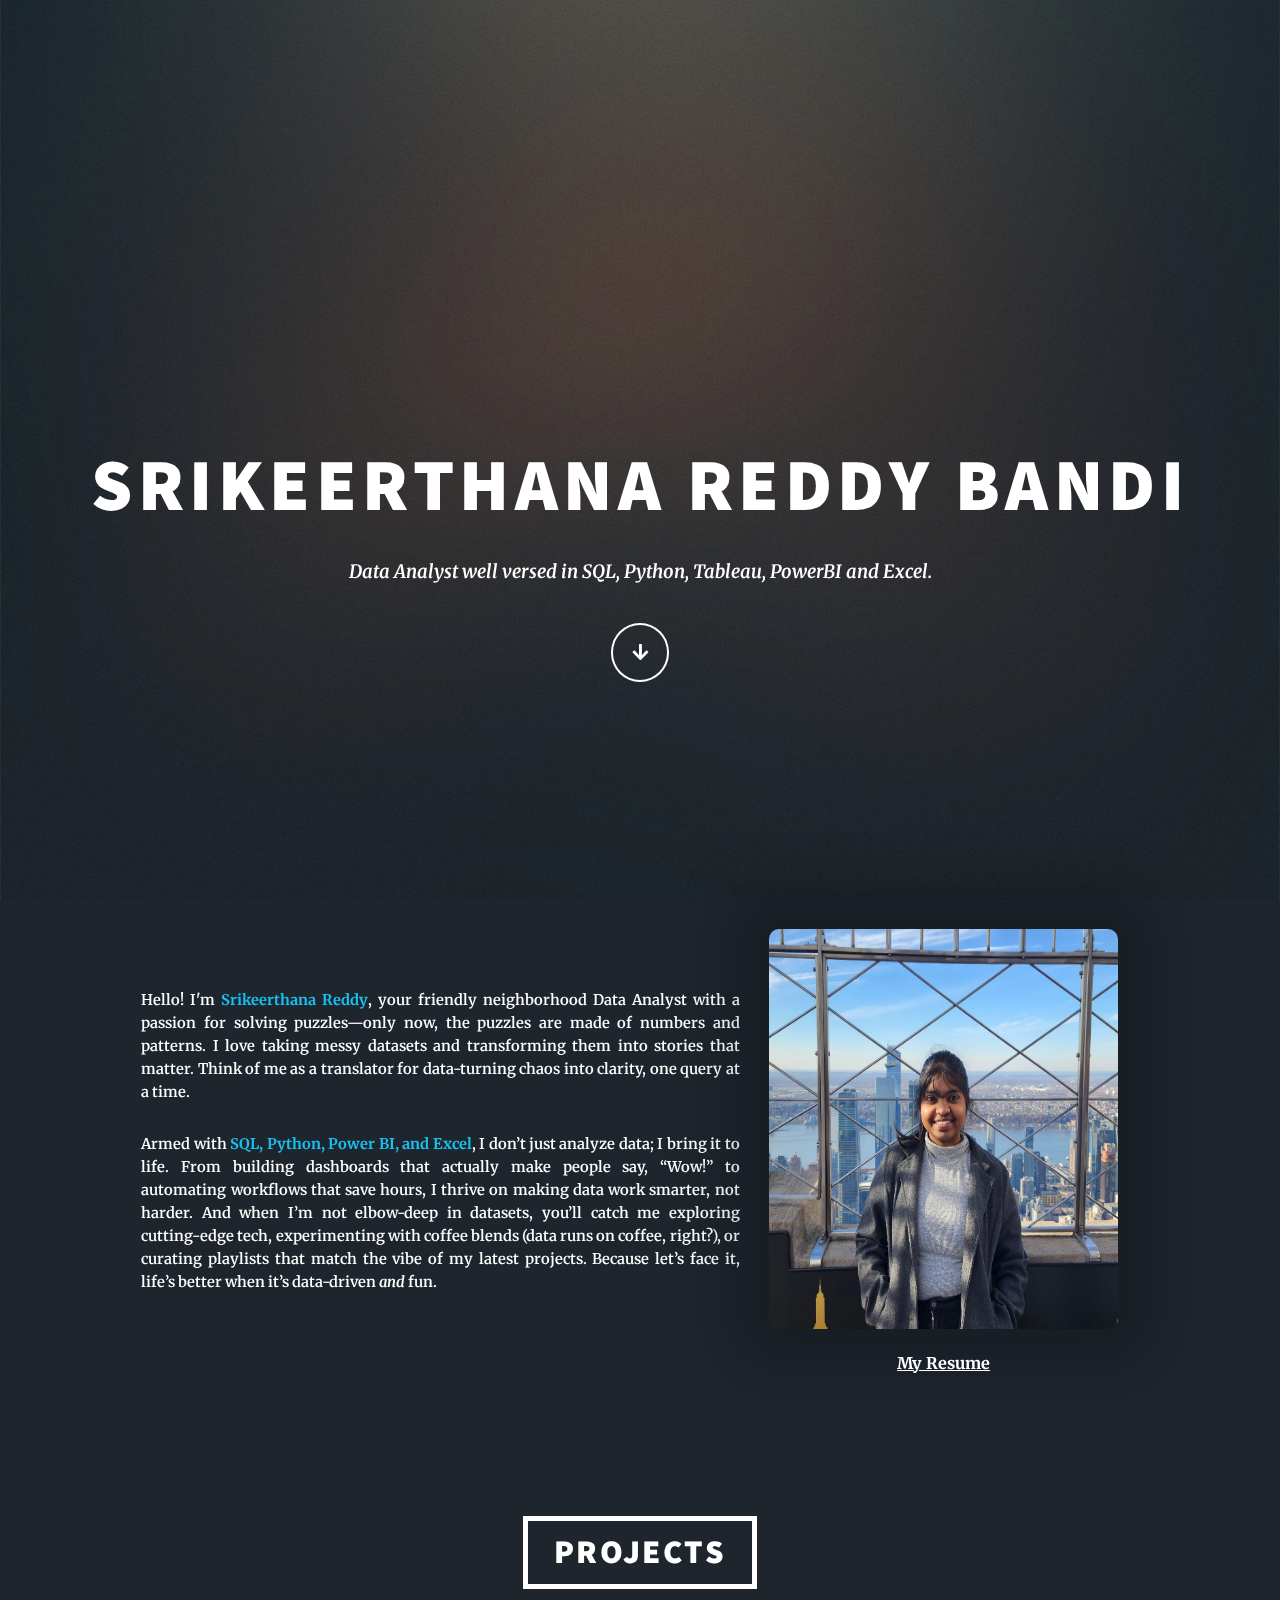
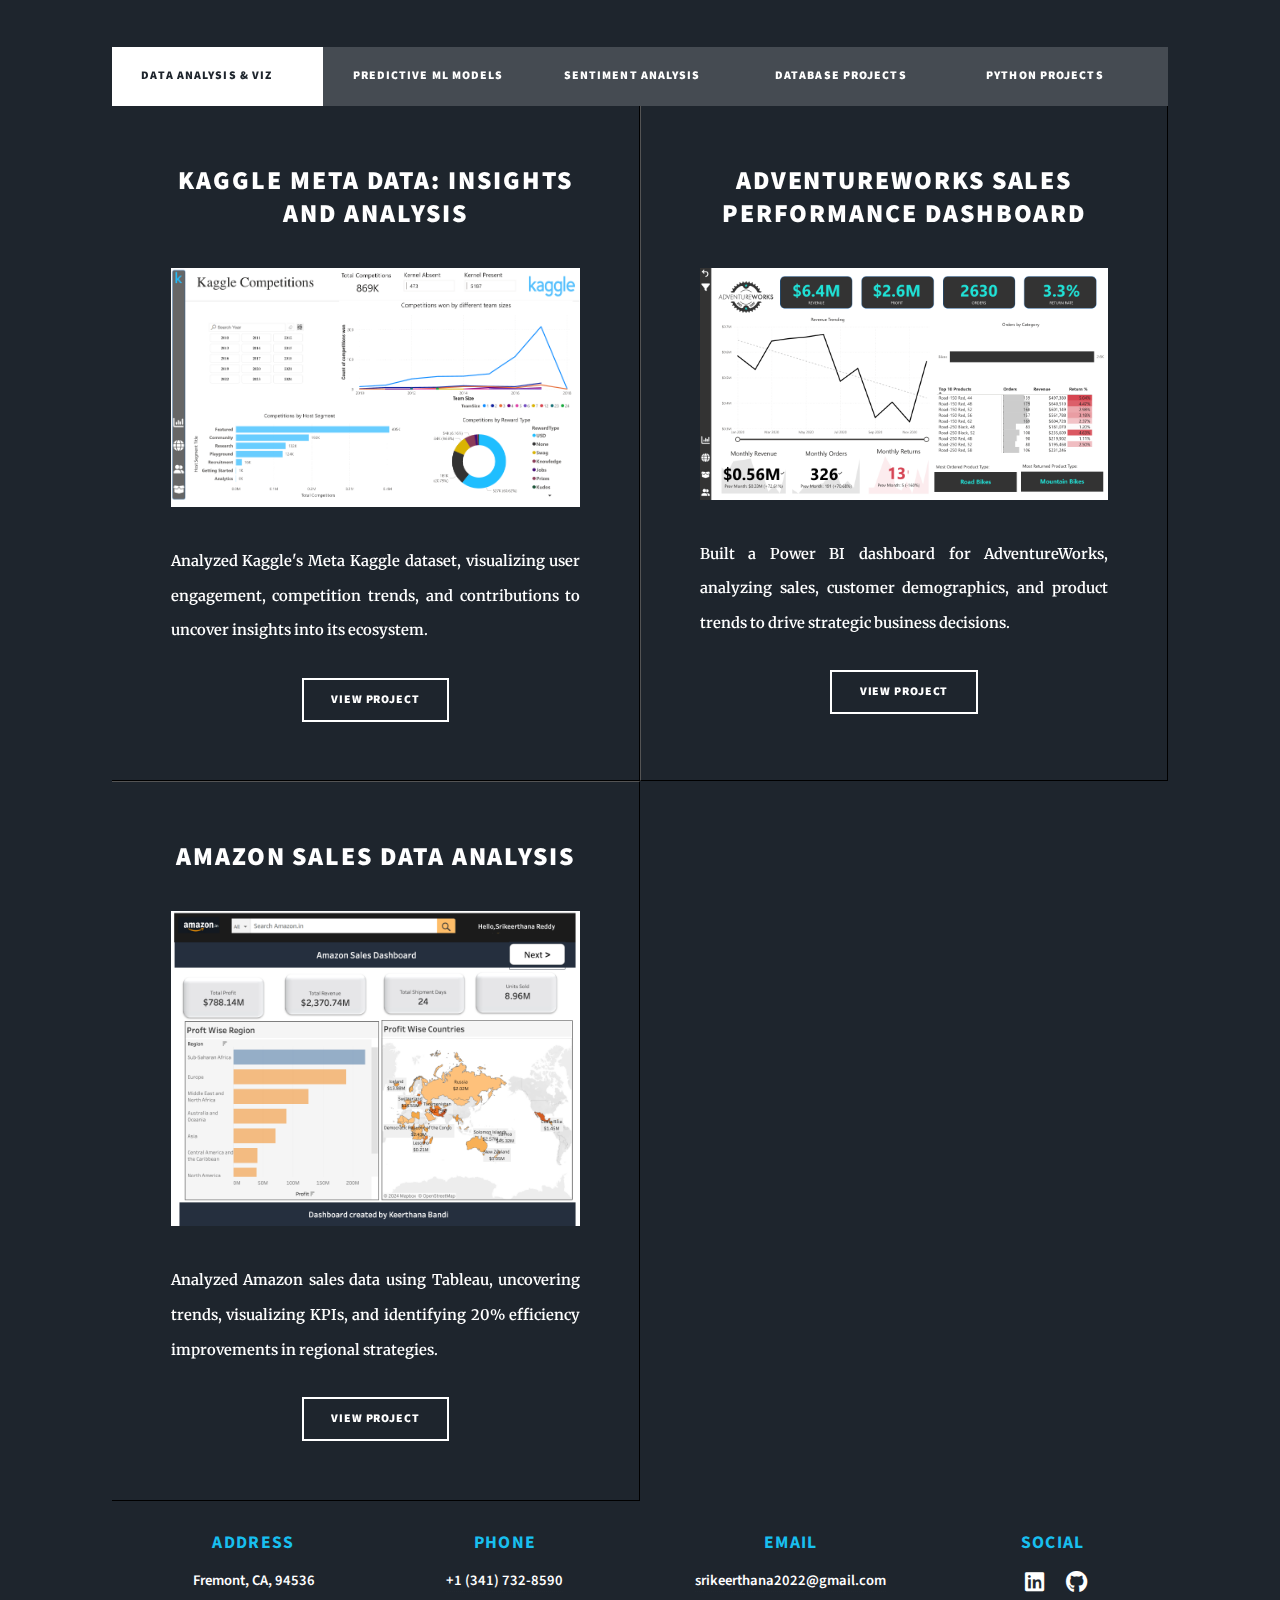
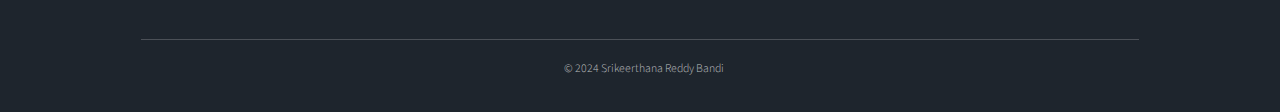
<file: index.html>
<!DOCTYPE HTML>
<!--
	Massively by HTML5 UP
	html5up.net | @ajlkn
	Free for personal and commercial use under the CCA 3.0 license (html5up.net/license)
-->
<html>
	<head>
		<title>Srikeerthana Reddy Bandi Portfolio</title>
		<meta charset="utf-8" />
		<meta name="viewport" content="width=device-width, initial-scale=1, user-scalable=no" />
		<link rel="stylesheet" href="assets/css/main.css" />
		<noscript><link rel="stylesheet" href="assets/css/noscript.css" /></noscript>
	</head>
	<body class="is-preload">

		<!-- Wrapper -->
			<div id="wrapper" class="fade-in">

				<!-- Intro -->
					<div id="intro">
						<h1>Srikeerthana Reddy Bandi
							</h1>
						
						<p>Data Analyst well versed in SQL, Python, Tableau, PowerBI and Excel.</p>
						<ul class="actions">
							<li><a href="#header" class="button icon solid solo fa-arrow-down scrolly">Continue</a></li>
						</ul>
					</div>
				
					<header id="header">
						<a  class="logo">About Me</a>
					</header>
					<div id="main" class="main-selection" style="background-color: #ffffff00 !important; color: #ffffff;">
						<!-- About Section -->
						<article class="post featured about-container" style="display: flex; align-items: center; gap: 2rem; flex-wrap: wrap; padding: 2rem;">
							
							<!-- About Text -->
							<div class="about-text" style="flex: 1; max-width: 60%; text-align: justify; font-size: 1rem; line-height: 1.57;">
								<p>
									Hello! I'm <span style="color: #18bfef; font-weight: bold;">Srikeerthana Reddy</span>, your friendly neighborhood Data Analyst with a passion for solving puzzles—only now, the puzzles are made of numbers and patterns. I love taking messy datasets and transforming them into stories that matter. Think of me as a translator for data-turning chaos into clarity, one query at a time.
								</p>
								<p>
									Armed with <span style="color: rgb(24, 191, 239); font-weight: bold;">SQL, Python, Power BI, and Excel</span>, I don’t just analyze data; I bring it to life. From building dashboards that actually make people say, “Wow!” to automating workflows that save hours, I thrive on making data work smarter, not harder. And when I’m not elbow-deep in datasets, you’ll catch me exploring cutting-edge tech, experimenting with coffee blends (data runs on coffee, right?), or curating playlists that match the vibe of my latest projects. Because let’s face it, life’s better when it’s data-driven <i>and</i> fun.
								</p>
							</div>
							
							<!-- Profile Picture -->
							<div class="about-photo" style="flex: 1; max-width: 35%; display: flex; flex-direction: column; align-items: center;">
								<img src="images/my-pic.jpg" alt="Your Picture" style="border-radius: 10px; max-width: 100%; width: 600px; height: 400px; box-shadow: 0px 0px 60px 40px rgba(0, 0, 0, 0.2);">
								<a href="https://drive.google.com/file/d/1JmcVqNggtiGDupRTPssBQ-VIrlAfYM92/view?usp=sharing" download style="margin-top: 1rem; text-decoration: underline; color: #ffffff; font-size: 1.1rem; font-weight: bold; display: block; text-align: center;">
									My Resume
								</a>
							</div>
						</article>
					</div>
					
					
					
					
					<header id="header">
						
						<a  class="logo">Projects</a>
					</header>

					<nav id="nav">
						
							<ul class="links">
								<li class="active"><a href="index.html">Data Analysis & Viz</a></li>
								<li ><a href="Machine Learning Projects.html">Predictive ML Models
								</a></li>
								<li><a href="Sentiment and Content Analysis.html">Sentiment Analysis</a></li>
								<li ><a href="DB projects.html">Database Projects</a></li>
								<li><a href="Software.html">Python Projects</a></li>
							</ul>
						</div>
	</nav>
					

				<!-- Main -->
					<div id="main">

							<section class="posts">
								<article>
									<header>
										<!-- <span class="date">April 24, 2017</span> -->
										<h2><a >Kaggle META Data: Insights and Analysis</a></h2>
									</header>
									<a class="image fit"><img src="images/kaggle.png" alt="" /></a>
									<p>Analyzed Kaggle's Meta Kaggle dataset, visualizing user engagement, competition trends, and contributions to uncover insights into its ecosystem.</p>
									<ul class="actions special">
										<li><a href="https://github.com/KeerthanaBandi/Kaggle_Insights_Analysis" target="_blank" class="button">View Project</a></li>
									</ul>
								</article>
								
							
								<article>
									<header>

										<h2><a >AdventureWorks Sales Performance Dashboard</a></h2>
									</header>
									<a  class="image fit"><img src="images/Adventure works.png" alt="" /></a>
									<p>
										Built a Power BI dashboard for AdventureWorks, analyzing sales, customer demographics, and product trends to drive strategic business decisions.</p>
									<ul class="actions special">
										<li><a href="https://app.powerbi.com/groups/me/reports/c4f23c77-1ba4-4468-8f82-11254ebaf80e/ReportSectionb950b87227cc2d9a6b74?ctid=1113be34-aed1-4d00-ab4b-cdd02510be91&experience=power-bi&bookmarkGuid=fe5643b2-246c-46da-a2b0-a8468da72618" target="'_blank" class="button">View Project</a></li>
									</ul>
								</article>

								<article>
									<header>
										
										<h2><a >Amazon Sales Data Analysis
										</a></h2>
									</header>
									<a class="image fit"><img src="images/Amazon sales.png" alt=""   /></a>
									<p>Analyzed Amazon sales data using Tableau, uncovering trends, visualizing KPIs, and identifying 20% efficiency improvements in regional strategies.</p>
									<ul class="actions special">
										<li><a href="https://public.tableau.com/app/profile/srikeerthana.reddy.bandi/viz/AmazonSalesAnalysis_17296379184120/WelcomePage" target="'_blank" class="button">View Project</a></li>
									</ul>
								</article>
						
								
					</div>
				


				
				<!-- Footer -->
				<div id="main" class="main-selection" style="background-color: #ffffff00 !important; color : #ffffff" >
				
				<footer id="footer">
					<div class="footer-container">
						<section class="footer-section">
							<h3>Address</h3>
							<p>Fremont, CA, 94536</p>
						</section>
						<section class="footer-section">
							<h3>Phone</h3>
							<p><a href="tel:+13417328590">+1 (341) 732-8590</a></p>
						</section>
						<section class="footer-section">
							<h3>Email</h3>
							<p><a href="mailto:srikeerthana2022@gmail.com">srikeerthana2022@gmail.com</a></p>
						</section>
						<section class="footer-section">
							<h3>Social</h3>
							<ul class="footer-social-icons">
								<li><a href="https://www.linkedin.com/in/keerthana-bandi/" target="_blank" class="icon brands fa-linkedin" aria-label="Linkedin"></a></li>
								<li><a href="https://github.com/KeerthanaBandi" target="_blank" class="icon brands fa-github" aria-label="GitHub"></a></li>
							</ul>
						</section>
					</div>
					<div id="copyright">
						<ul>
							<li>&copy; 2024 Srikeerthana Reddy Bandi</li>
						</ul>
					</div>
				</footer>
				</div>

		<!-- Scripts -->
			<script src="assets/js/jquery.min.js"></script>
			<script src="assets/js/jquery.scrollex.min.js"></script>
			<script src="assets/js/jquery.scrolly.min.js"></script>
			<script src="assets/js/browser.min.js"></script>
			<script src="assets/js/breakpoints.min.js"></script>
			<script src="assets/js/util.js"></script>
			<script src="assets/js/main.js"></script>

	</body>
</html>
</file>
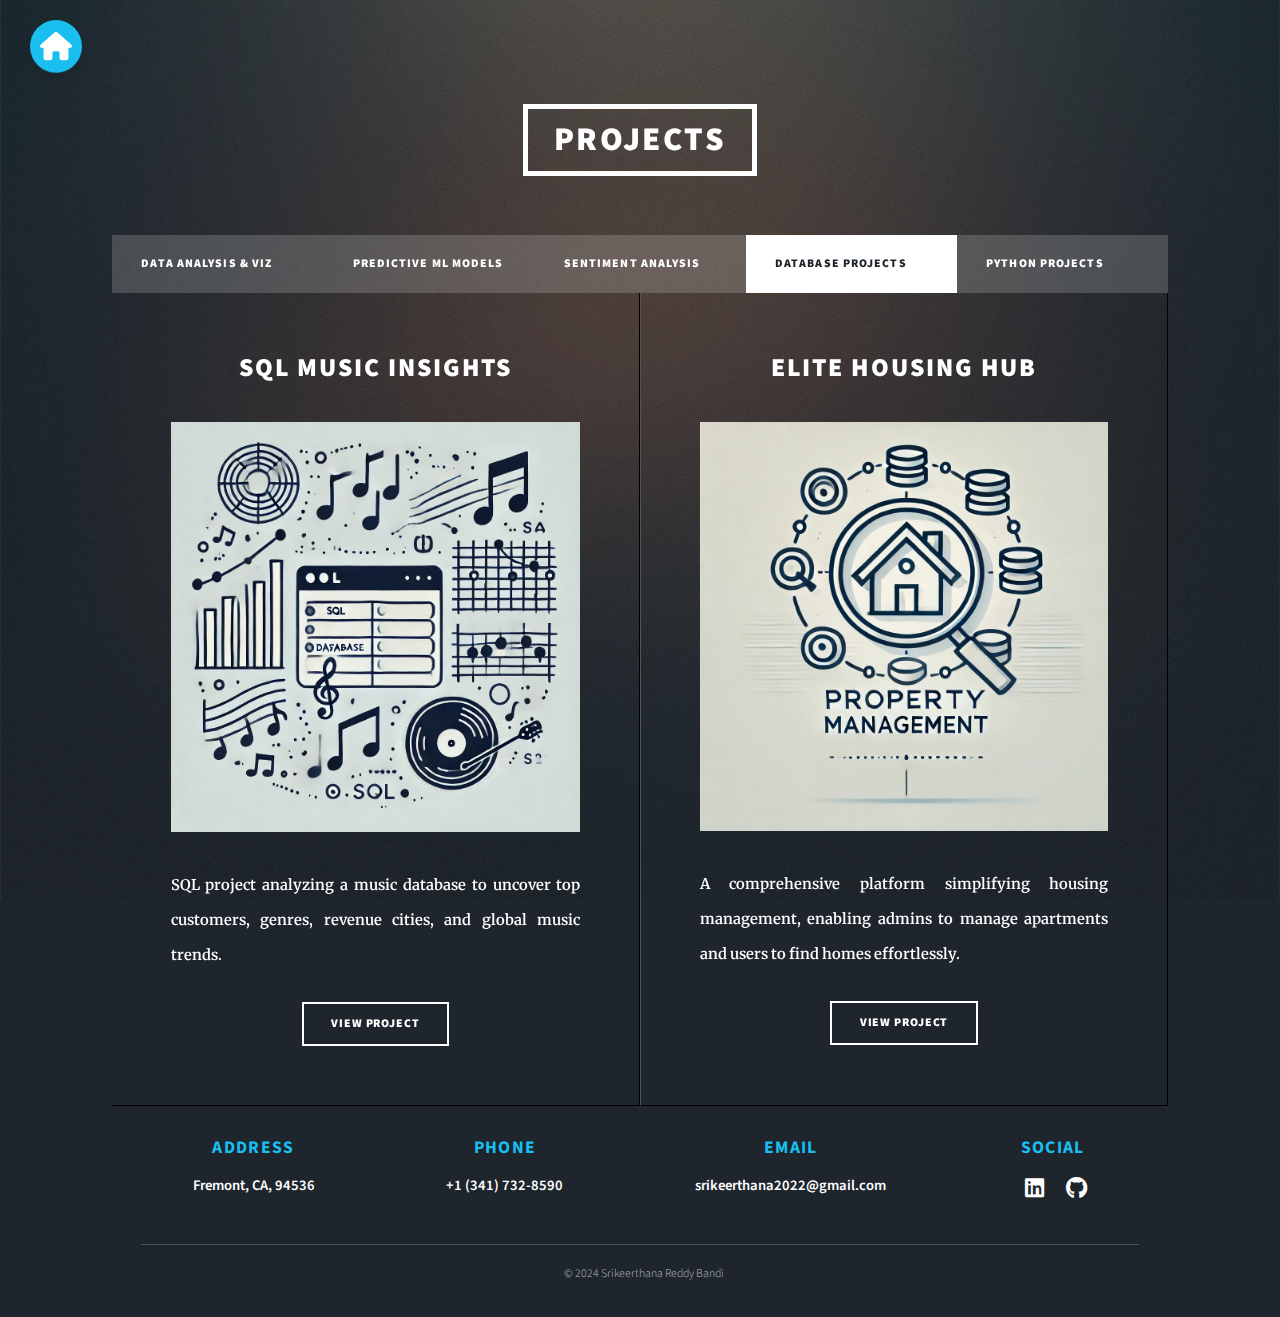
<file: DB projects.html>
<!DOCTYPE HTML>
<!--
	Massively by HTML5 UP
	html5up.net | @ajlkn
	Free for personal and commercial use under the CCA 3.0 license (html5up.net/license)
-->
<html>
	<head>
		<title>Generic Page - Massively by HTML5 UP</title>
		<meta charset="utf-8" />
		<meta name="viewport" content="width=device-width, initial-scale=1, user-scalable=no" />
		<link rel="stylesheet" href="assets/css/main.css" />
		<noscript><link rel="stylesheet" href="assets/css/noscript.css" /></noscript>
	</head>
	<body class="is-preload">

		<!-- Wrapper -->
		<div id="wrapper">
			<a href="index.html" style="position: absolute; top: 20px; left: 30px; z-index: 1000; background-color: #18bfef; border-radius: 50%; padding: 10px; box-shadow: 0px 4px 6px rgba(0, 0, 0, 0.1); text-decoration: none;">
				<img src="images/home.svg" alt="Home" title="Go to Home" style="width: 32px; height: 32px; display: block;">
			</a>
			
			<!-- Header -->
				<header id="header">
					<a  class="logo">Projects</a>
				</header>

			<!-- Nav -->
				<nav id="nav">
					<ul class="links">
						<li><a href="index.html">Data Analysis & Viz</a></li>
						<li ><a href="Machine Learning Projects.html">Predictive ML Models
						</a></li>
						<li ><a href="Sentiment and Content Analysis.html">Sentiment Analysis</a></li>
						<li class="active"><a href="DB projects.html">Database Projects</a></li>
						<li><a href="Software.html">Python Projects</a></li>
					</ul>
				</nav>


			<!-- Main -->
			<div id="main">

				<!-- Featured Post -->
					<!-- <article class="post featured">
						<header class="major">
							<span class="date">April 25, 2017</span>
							<h2><a href="#">And this is a<br />
							massive headline</a></h2>
							<p>Aenean ornare velit lacus varius enim ullamcorper proin aliquam<br />
							facilisis ante sed etiam magna interdum congue. Lorem ipsum dolor<br />
							amet nullam sed etiam veroeros.</p>
						</header>
						<a href="#" class="image main"><img src="images/pic01.jpg" alt="" /></a>
						<ul class="actions special">
							<li><a href="#" class="button large">Full Story</a></li>
						</ul>
					</article> -->

				<!-- Posts -->
					<section class="posts">
				
						<article>
							<header>
								<h2><a >SQL Music Insights</a></h2>
							</header>
							<a  class="image fit"><img src="images/Music.Jpg" alt=""   /></a>
							<p>SQL project analyzing a music database to uncover top customers, genres, revenue cities, and global music trends.</p>
							<ul class="actions special">
								<li><a href="https://github.com/KeerthanaBandi/Music-Analysis" target="'_blank" class="button">View Project</a></li>
							</ul>
						</article>
				
						
						<article>
							<header>

								<h2><a >Elite Housing Hub</a></h2>
							</header>
							<a  class="image fit"><img src="images/Housing.jpg" alt="" /></a>
							<p>
								A comprehensive platform simplifying housing management, enabling admins to manage apartments and users to find homes effortlessly.</p>
							<ul class="actions special">
								<li><a href="https://github.com/KeerthanaBandi/Housing-Management-System/tree/main/Final%20Project" target="'_blank" class="button">View Project</a></li>
							</ul>
						</article>
			</div>
			<div id="main" class="main-selection" style="background-color: #ffffff00 !important; color : #ffffff" >
			
				<footer id="footer">
					<div class="footer-container">
						<section class="footer-section">
							<h3>Address</h3>
							<p>Fremont, CA, 94536</p>
						</section>
						<section class="footer-section">
							<h3>Phone</h3>
							<p><a href="tel:+13417328590">+1 (341) 732-8590</a></p>
						</section>
						<section class="footer-section">
							<h3>Email</h3>
							<p><a href="mailto:srikeerthana2022@gmail.com">srikeerthana2022@gmail.com</a></p>
						</section>
						<section class="footer-section">
							<h3>Social</h3>
							<ul class="footer-social-icons">
								<li><a href="https://www.linkedin.com/in/keerthana-bandi/" target="_blank" class="icon brands fa-linkedin" aria-label="Linkedin"></a></li>
								<li><a href="https://github.com/KeerthanaBandi" target="_blank" class="icon brands fa-github" aria-label="GitHub"></a></li>
							</ul>
						</section>
					</div>
					<div id="copyright">
						<ul>
							<li>&copy; 2024 Srikeerthana Reddy Bandi</li>
						</ul>
					</div>
				</footer>
				</div>


		</div>
		<!-- Scripts -->
			<script src="assets/js/jquery.min.js"></script>
			<script src="assets/js/jquery.scrollex.min.js"></script>
			<script src="assets/js/jquery.scrolly.min.js"></script>
			<script src="assets/js/browser.min.js"></script>
			<script src="assets/js/breakpoints.min.js"></script>
			<script src="assets/js/util.js"></script>
			<script src="assets/js/main.js"></script>

	</body>
</html>
</file>
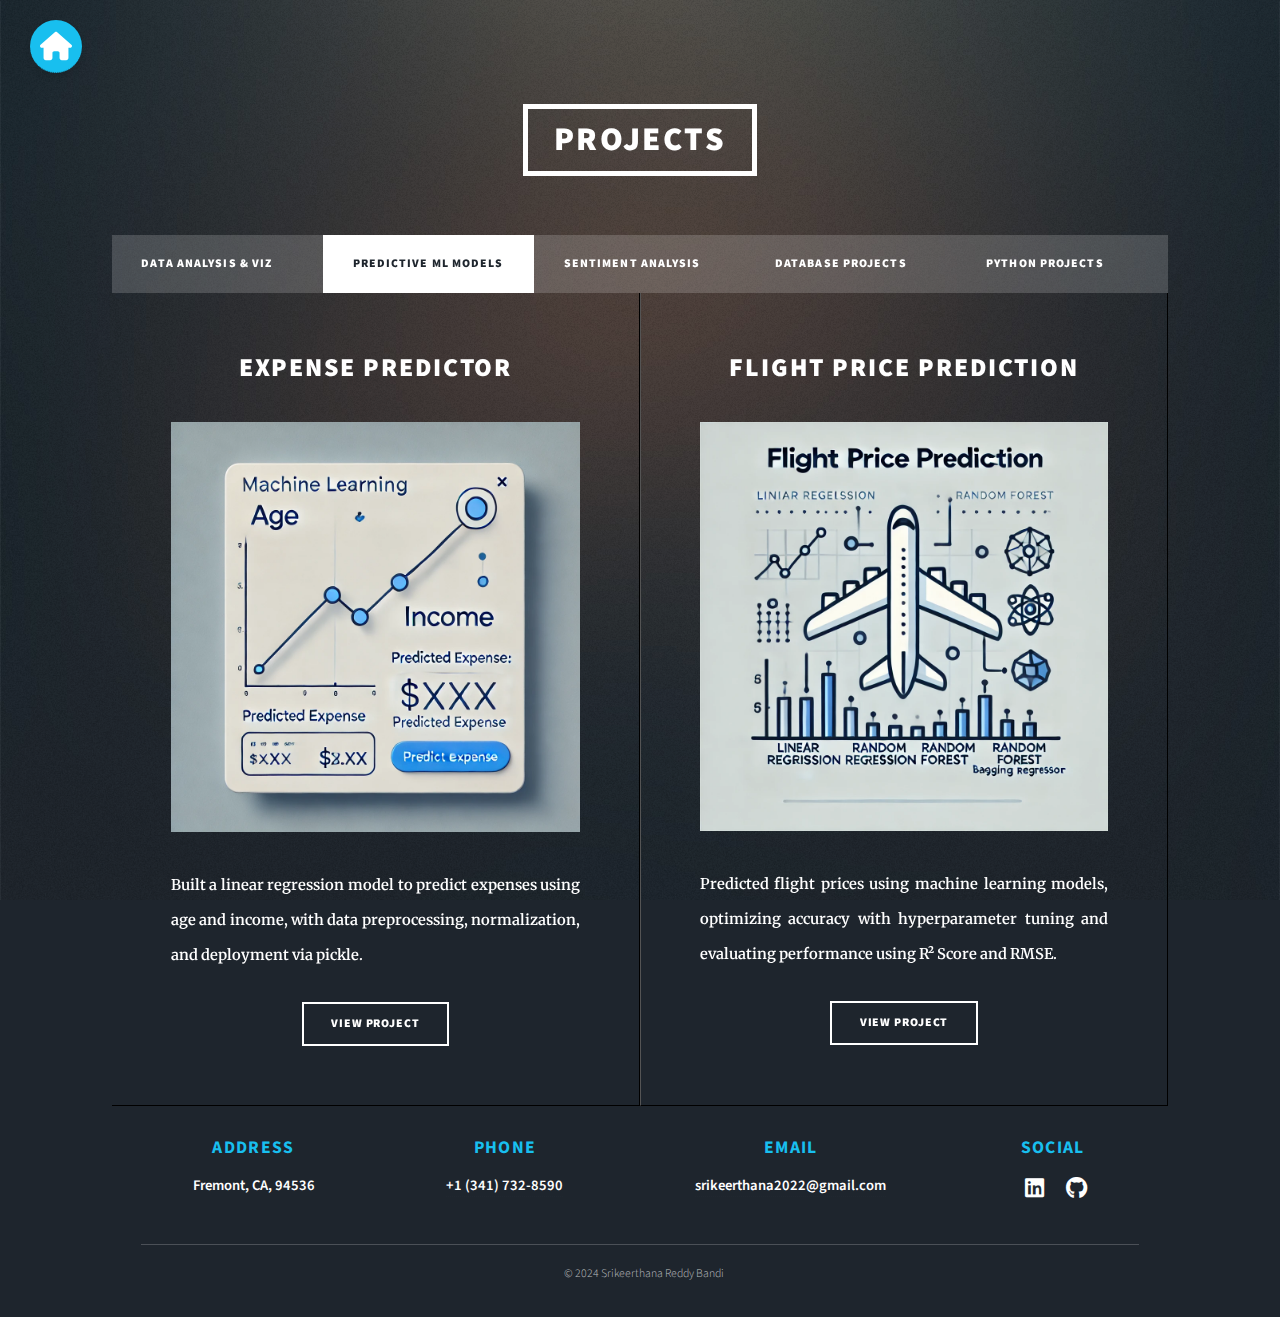
<file: Machine Learning Projects.html>
<!DOCTYPE HTML>
<!--
	Massively by HTML5 UP
	html5up.net | @ajlkn
	Free for personal and commercial use under the CCA 3.0 license (html5up.net/license)
-->
<html>
	<head>
		<title>Generic Page - Massively by HTML5 UP</title>
		<meta charset="utf-8" />
		<meta name="viewport" content="width=device-width, initial-scale=1, user-scalable=no" />
		<link rel="stylesheet" href="assets/css/main.css" />
		<noscript><link rel="stylesheet" href="assets/css/noscript.css" /></noscript>
	</head>
	<body class="is-preload">

		<!-- Wrapper -->
			<div id="wrapper">
				<a href="index.html" style="position: absolute; top: 20px; left: 30px; z-index: 1000; background-color: #18bfef; border-radius: 50%; padding: 10px; box-shadow: 0px 4px 6px rgba(0, 0, 0, 0.1); text-decoration: none;">
					<img src="images/home.svg" alt="Home" title="Go to Home" style="width: 32px; height: 32px; display: block;">
				</a>
				
				<!-- Header -->
					<header id="header">
						<a  class="logo">Projects</a>
					</header>

				<!-- Nav -->
					<nav id="nav">
						<ul class="links">
							<li ><a>Data Analysis & Viz</a></li>
							<li class="active"><a href="Machine Learning Projects.html">Predictive ML Models
							</a></li>
							<li><a href="Sentiment and Content Analysis.html">Sentiment Analysis</a></li>
							<li ><a href="DB projects.html">Database Projects</a></li>
							<li><a href="Software.html">Python Projects</a></li>
						</ul>
					</nav>


				<!-- Main -->
				<div id="main">

					<!-- Posts -->
						<section class="posts">
					
							<article>
								<header>
									<h2><a >Expense Predictor</a></h2>
								</header>
								<a  class="image fit"><img src="images/expense prediction.jpg" alt=""   /></a>
								<p>Built a linear regression model to predict expenses using age and income, with data preprocessing, normalization, and deployment via pickle.</p>
								<ul class="actions special">
									<li><a href="https://github.com/KeerthanaBandi/Expense_Prediction/blob/main/model.py" target="'_blank" class="button">View Project</a></li>
								</ul>
							</article>
					
							
							<article>
								<header>

									<h2><a >Flight Price Prediction</a></h2>
								</header>
								<a class="image fit"><img src="images/Flight Price.jpeg" alt="" /></a>
								<p>
									Predicted flight prices using machine learning models, optimizing accuracy with hyperparameter tuning and evaluating performance using R² Score and RMSE.</p>
								<ul class="actions special">
									<li><a href="https://github.com/KeerthanaBandi/Flight-Price-Prediction" target="'_blank" class="button">View Project</a></li>
								</ul>
							</article>
						
							

				</div>
				<div id="main" class="main-selection" style="background-color: #ffffff00 !important; color : #ffffff" >
				
					<footer id="footer">
						<div class="footer-container">
							<section class="footer-section">
								<h3>Address</h3>
								<p>Fremont, CA, 94536</p>
							</section>
							<section class="footer-section">
								<h3>Phone</h3>
								<p><a href="tel:+13417328590">+1 (341) 732-8590</a></p>
							</section>
							<section class="footer-section">
								<h3>Email</h3>
								<p><a href="mailto:srikeerthana2022@gmail.com">srikeerthana2022@gmail.com</a></p>
							</section>
							<section class="footer-section">
								<h3>Social</h3>
								<ul class="footer-social-icons">
									<li><a href="https://www.linkedin.com/in/keerthana-bandi/" target="_blank" class="icon brands fa-linkedin" aria-label="Linkedin"></a></li>
									<li><a href="https://github.com/KeerthanaBandi" target="_blank" class="icon brands fa-github" aria-label="GitHub"></a></li>
								</ul>
							</section>
						</div>
						<div id="copyright">
							<ul>
								<li>&copy; 2024 Srikeerthana Reddy Bandi</li>
							</ul>
						</div>
					</footer>
					</div>
	
			</div>

		<!-- Scripts -->
			<script src="assets/js/jquery.min.js"></script>
			<script src="assets/js/jquery.scrollex.min.js"></script>
			<script src="assets/js/jquery.scrolly.min.js"></script>
			<script src="assets/js/browser.min.js"></script>
			<script src="assets/js/breakpoints.min.js"></script>
			<script src="assets/js/util.js"></script>
			<script src="assets/js/main.js"></script>

	</body>
</html>
</file>
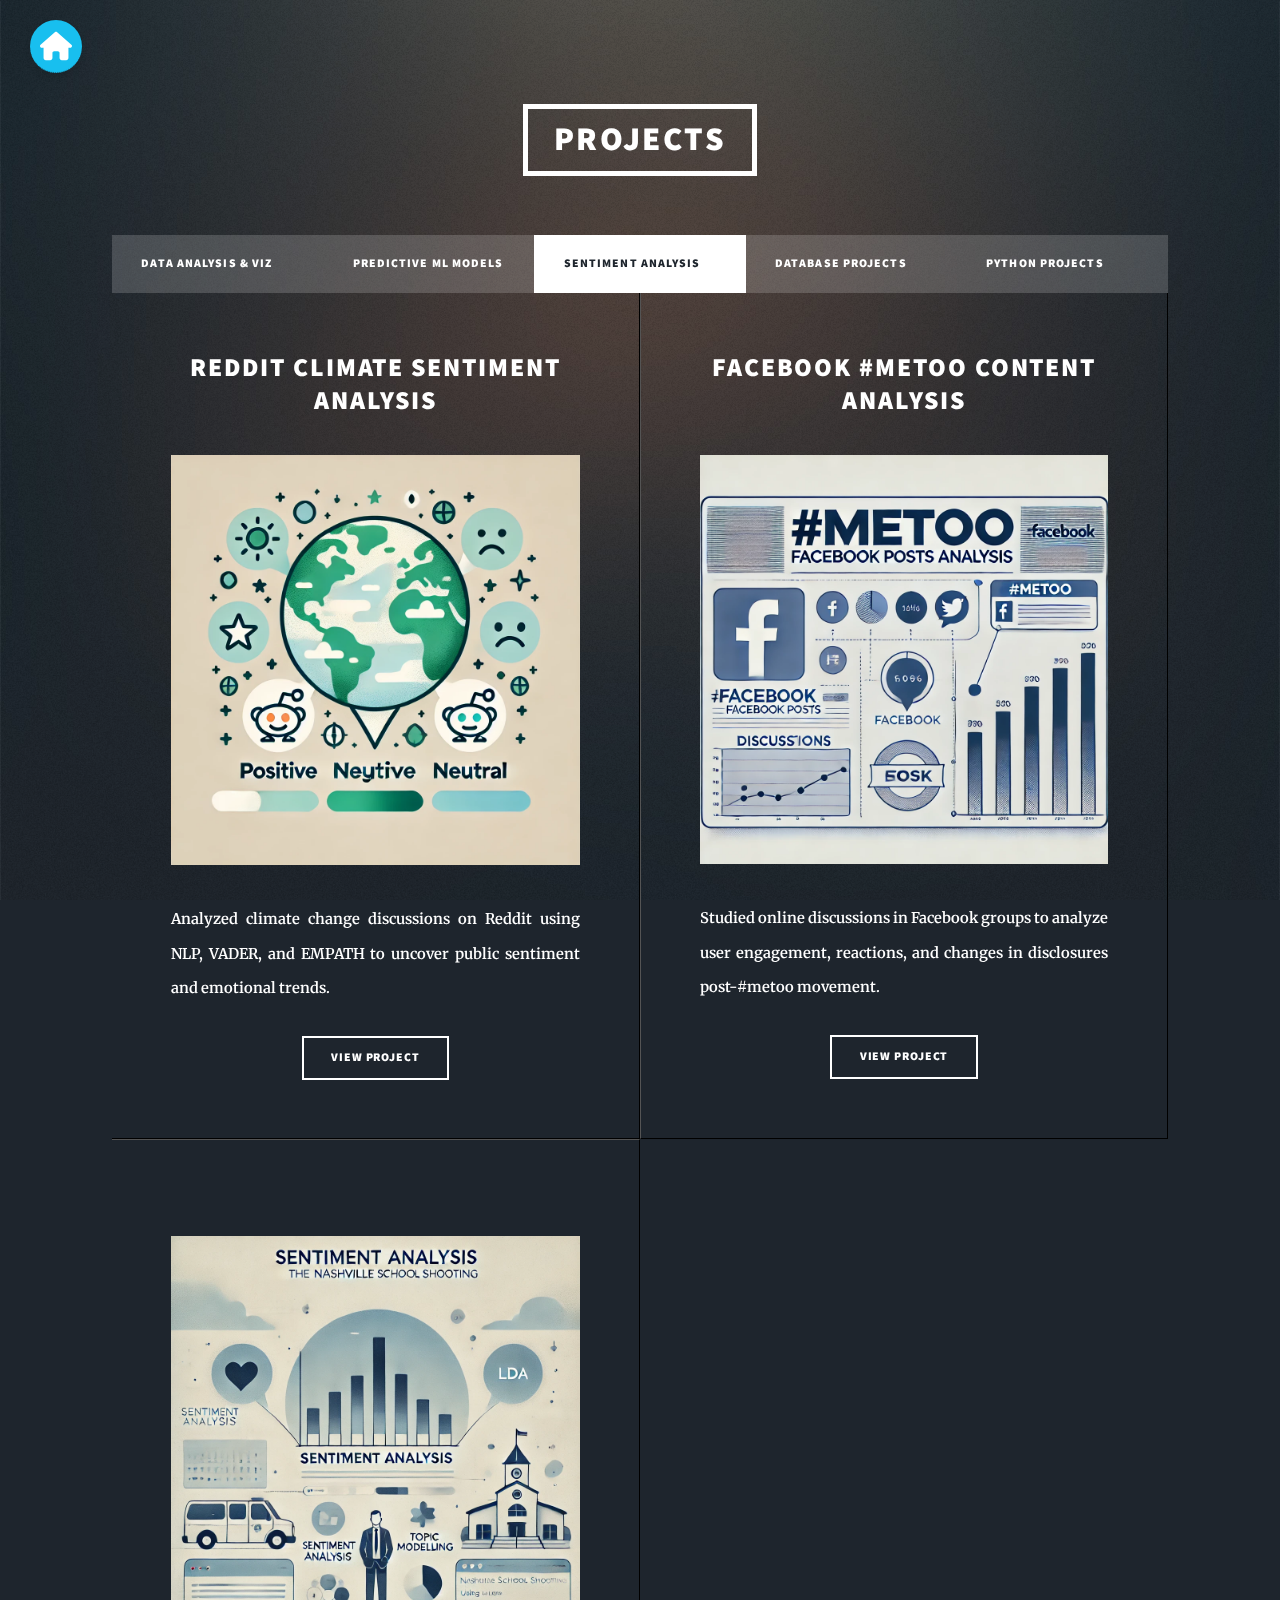
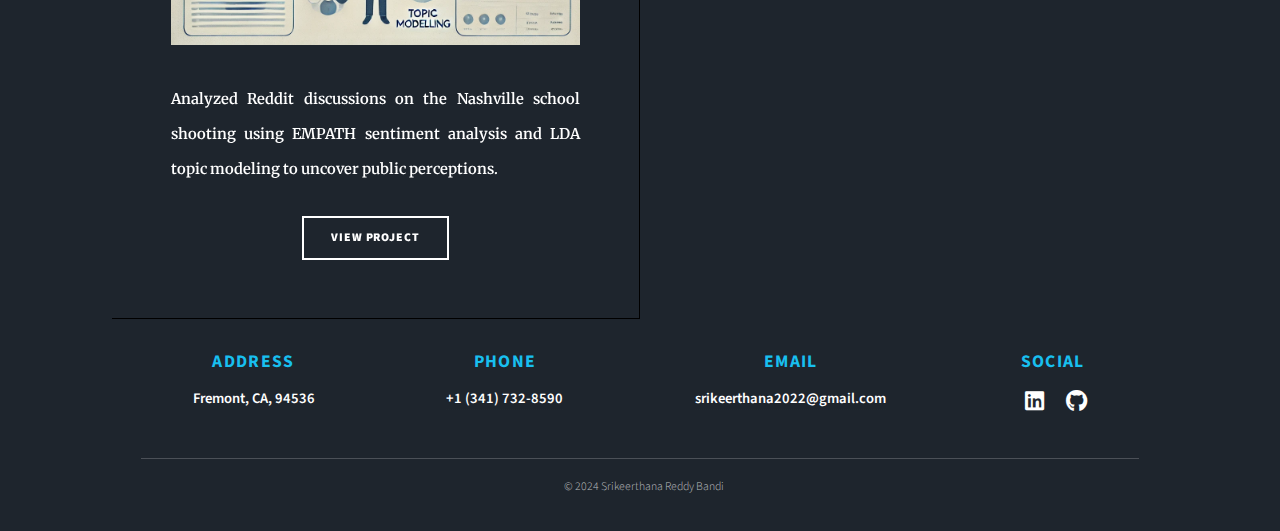
<file: Sentiment and Content Analysis.html>
<!DOCTYPE HTML>
<!--
	Massively by HTML5 UP
	html5up.net | @ajlkn
	Free for personal and commercial use under the CCA 3.0 license (html5up.net/license)
-->
<html>
	<head>
		<title>Generic Page - Massively by HTML5 UP</title>
		<meta charset="utf-8" />
		<meta name="viewport" content="width=device-width, initial-scale=1, user-scalable=no" />
		<link rel="stylesheet" href="assets/css/main.css" />
		<noscript><link rel="stylesheet" href="assets/css/noscript.css" /></noscript>
	</head>
	<body class="is-preload">

		<!-- Wrapper -->
			<div id="wrapper">
				<a href="index.html" style="position: absolute; top: 20px; left: 30px; z-index: 1000; background-color: #18bfef; border-radius: 50%; padding: 10px; box-shadow: 0px 4px 6px rgba(0, 0, 0, 0.1); text-decoration: none;">
					<img src="images/home.svg" alt="Home" title="Go to Home" style="width: 32px; height: 32px; display: block;">
				</a>
				
				<!-- Header -->
					<header id="header">
						<a class="logo">Projects</a>
					</header>

				<!-- Nav -->
					<nav id="nav">
						<ul class="links">
							<li><a href="index.html">Data Analysis & Viz</a></li>
							<li ><a href="Machine Learning Projects.html">Predictive ML Models
							</a></li>
							<li class="active"><a href="Sentiment and Content Analysis.html">Sentiment Analysis</a></li>
							<li ><a href="DB projects.html">Database Projects</a></li>
							<li><a href="Software.html">Python Projects</a></li>
						</ul>
					</nav>


				<!-- Main -->
				<div id="main">

					<!-- Featured Post -->
						<!-- <article class="post featured">
							<header class="major">
								<span class="date">April 25, 2017</span>
								<h2><a href="#">And this is a<br />
								massive headline</a></h2>
								<p>Aenean ornare velit lacus varius enim ullamcorper proin aliquam<br />
								facilisis ante sed etiam magna interdum congue. Lorem ipsum dolor<br />
								amet nullam sed etiam veroeros.</p>
							</header>
							<a href="#" class="image main"><img src="images/pic01.jpg" alt="" /></a>
							<ul class="actions special">
								<li><a href="#" class="button large">Full Story</a></li>
							</ul>
						</article> -->

					<!-- Posts -->
						<section class="posts">
					
							<article>
								<header>
									<h2><a></a> Reddit Climate Sentiment Analysis</a></h2>
								</header>
								<a class="image fit"><img src="images/Climate.Jpg" alt=""   /></a>
								<p>Analyzed climate change discussions on Reddit using NLP, VADER, and EMPATH to uncover public sentiment and emotional trends.</p>
								<ul class="actions special">
									<li><a href="https://github.com/KeerthanaBandi/Sentiment-Analysis-On-Climate-Change" target="'_blank" class="button">View Project</a></li>
								</ul>
							</article>
					
							
							<article>
								<header>

									<h2><a >Facebook #MeToo Content Analysis</a></h2>
								</header>
								<a class="image fit"><img src="images/FB posts.Jpg" alt="" /></a>
								<p>
									Studied online discussions in Facebook groups to analyze user engagement, reactions, and changes in disclosures post-#metoo movement.</p>
								<ul class="actions special">
									<li><a href="https://github.com/KeerthanaBandi/Content-Analysis---SMM" target="'_blank" class="button">View Project</a></li>
								</ul>
							</article>

							<article>
								<header>

									<h2><a Nashville School Shooting Insights</a></h2>
								</header>
								<a  class="image fit"><img src="images/Nashville.JPG" alt="" /></a>
								<p>
									Analyzed Reddit discussions on the Nashville school shooting using EMPATH sentiment analysis and LDA topic modeling to uncover public perceptions.</p>
								<ul class="actions special">
									<li><a href="https://github.com/KeerthanaBandi/Sentiment-Analysis-Using-Empath-and-Topic-Modeling" target="'_blank" class="button">View Project</a></li>
								</ul>
							</article>
						
							
						</section>


				</div>
				<div id="main" class="main-selection" style="background-color: #ffffff00 !important; color : #ffffff" >
				
					<footer id="footer">
						<div class="footer-container">
							<section class="footer-section">
								<h3>Address</h3>
								<p>Fremont, CA, 94536</p>
							</section>
							<section class="footer-section">
								<h3>Phone</h3>
								<p><a href="tel:+13417328590">+1 (341) 732-8590</a></p>
							</section>
							<section class="footer-section">
								<h3>Email</h3>
								<p><a href="mailto:srikeerthana2022@gmail.com">srikeerthana2022@gmail.com</a></p>
							</section>
							<section class="footer-section">
								<h3>Social</h3>
								<ul class="footer-social-icons">
									<li><a href="https://www.linkedin.com/in/keerthana-bandi/" target="_blank" class="icon brands fa-linkedin" aria-label="Linkedin"></a></li>
									<li><a href="https://github.com/KeerthanaBandi" target="_blank" class="icon brands fa-github" aria-label="GitHub"></a></li>
								</ul>
							</section>
						</div>
						<div id="copyright">
							<ul>
								<li>&copy; 2024 Srikeerthana Reddy Bandi</li>
							</ul>
						</div>
					</footer>
					</div>
	

			</div>

		<!-- Scripts -->
			<script src="assets/js/jquery.min.js"></script>
			<script src="assets/js/jquery.scrollex.min.js"></script>
			<script src="assets/js/jquery.scrolly.min.js"></script>
			<script src="assets/js/browser.min.js"></script>
			<script src="assets/js/breakpoints.min.js"></script>
			<script src="assets/js/util.js"></script>
			<script src="assets/js/main.js"></script>

	</body>
</html>
</file>
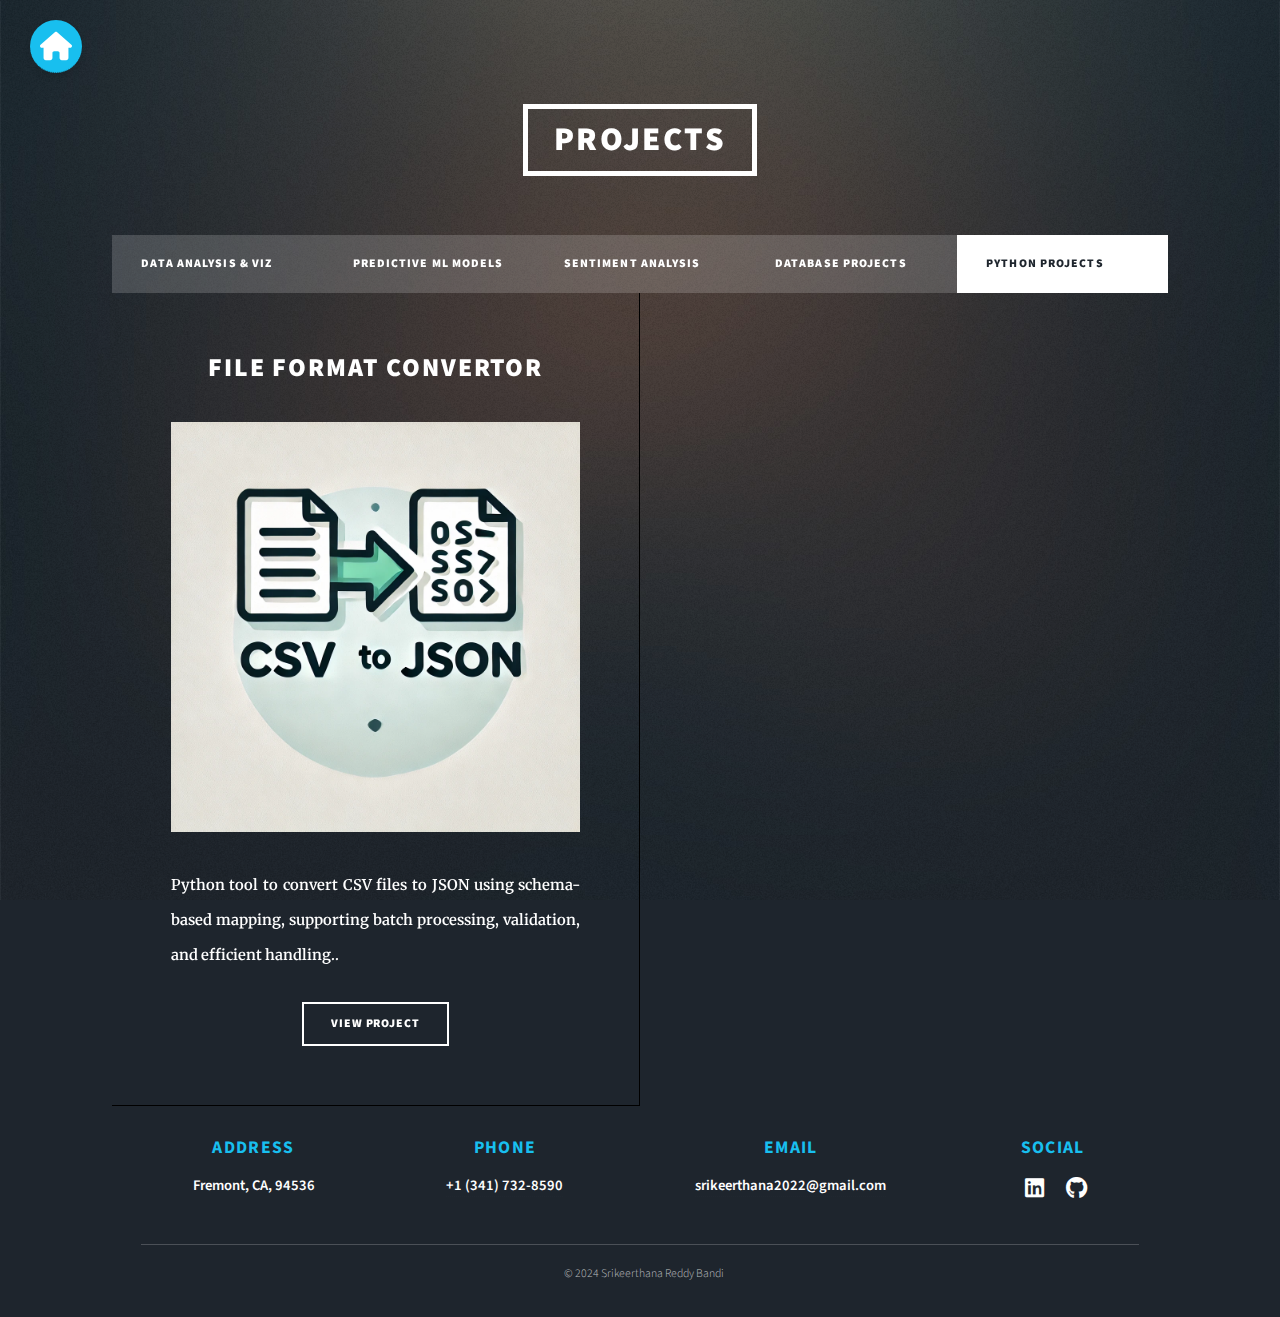
<file: Software.html>
<!DOCTYPE HTML>
<!--
	Massively by HTML5 UP
	html5up.net | @ajlkn
	Free for personal and commercial use under the CCA 3.0 license (html5up.net/license)
-->
<html>
	<head>
		<title>Generic Page - Massively by HTML5 UP</title>
		<meta charset="utf-8" />
		<meta name="viewport" content="width=device-width, initial-scale=1, user-scalable=no" />
		<link rel="stylesheet" href="assets/css/main.css" />
		<noscript><link rel="stylesheet" href="assets/css/noscript.css" /></noscript>
	</head>
	<body class="is-preload">

		<!-- Wrapper -->
			<div id="wrapper">
				<a href="index.html" style="position: absolute; top: 20px; left: 30px; z-index: 1000; background-color: #18bfef; border-radius: 50%; padding: 10px; box-shadow: 0px 4px 6px rgba(0, 0, 0, 0.1); text-decoration: none;">
					<img src="images/home.svg" alt="Home" title="Go to Home" style="width: 32px; height: 32px; display: block;">
				</a>
				
				<!-- Header -->
					<header id="header">
						<a class="logo">Projects</a>
					</header>

				<!-- Nav -->
					<nav id="nav">
						<ul class="links">
							<li><a href="index.html">Data Analysis & Viz</a></li>
							<li ><a href="Machine Learning Projects.html">Predictive ML Models
							</a></li>
							<li><a href="Sentiment and Content Analysis.html">Sentiment Analysis</a></li>
							<li ><a href="DB projects.html">Database Projects</a></li>
							<li class="active"><a href="Software.html">Python Projects</a></li>
						</ul>
					</nav>


				<!-- Main -->
				<div id="main">

						<section class="posts">
					
							<article>
								<header>
									<h2><a >File Format Convertor</a></h2>
								</header>
								<a  class="image fit"><img src="images/file format.jpg" alt=""   /></a>
								<p>Python tool to convert CSV files to JSON using schema-based mapping, supporting batch processing, validation, and efficient handling..</p>
								<ul class="actions special">
									<li><a href="https://github.com/KeerthanaBandi/File_Format_Converter" target="'_blank" class="button">View Project</a></li>
								</ul>
							</article>
							
						</section>

				</div>
				<div id="main" class="main-selection" style="background-color: #ffffff00 !important; color : #ffffff" >
				
					<footer id="footer">
						<div class="footer-container">
							<section class="footer-section">
								<h3>Address</h3>
								<p>Fremont, CA, 94536</p>
							</section>
							<section class="footer-section">
								<h3>Phone</h3>
								<p><a href="tel:+13417328590">+1 (341) 732-8590</a></p>
							</section>
							<section class="footer-section">
								<h3>Email</h3>
								<p><a href="mailto:srikeerthana2022@gmail.com">srikeerthana2022@gmail.com</a></p>
							</section>
							<section class="footer-section">
								<h3>Social</h3>
								<ul class="footer-social-icons">
									<li><a href="https://www.linkedin.com/in/keerthana-bandi/" target="_blank" class="icon brands fa-linkedin" aria-label="Linkedin"></a></li>
									<li><a href="https://github.com/KeerthanaBandi" target="_blank" class="icon brands fa-github" aria-label="GitHub"></a></li>
								</ul>
							</section>
						</div>
						<div id="copyright">
							<ul>
								<li>&copy; 2024 Srikeerthana Reddy Bandi</li>
							</ul>
						</div>
					</footer>
					</div>
	
			</div>

		<!-- Scripts -->
			<script src="assets/js/jquery.min.js"></script>
			<script src="assets/js/jquery.scrollex.min.js"></script>
			<script src="assets/js/jquery.scrolly.min.js"></script>
			<script src="assets/js/browser.min.js"></script>
			<script src="assets/js/breakpoints.min.js"></script>
			<script src="assets/js/util.js"></script>
			<script src="assets/js/main.js"></script>

	</body>
</html>
</file>
<file: assets/css/main.css>
@import url(fontawesome-all.min.css);
@import url("https://fonts.googleapis.com/css?family=Merriweather:300,700,300italic,700italic|Source+Sans+Pro:900");

/*
	Massively by HTML5 UP
	html5up.net | @ajlkn
	Free for personal and commercial use under the CCA 3.0 license (html5up.net/license)
*/

html, body, div, span, applet, object,
iframe, h1, h2, h3, h4, h5, h6, p, blockquote,
pre, a, abbr, acronym, address, big, cite,
code, del, dfn, em, img, ins, kbd, q, s, samp,
small, strike, strong, sub, sup, tt, var, b,
u, i, center, dl, dt, dd, ol, ul, li, fieldset,
form, label, legend, table, caption, tbody,
tfoot, thead, tr, th, td, article, aside,
canvas, details, embed, figure, figcaption,
footer, header, hgroup, menu, nav, output, ruby,
section, summary, time, mark, audio, video {
	margin: 0;
	padding: 0;
	border: 0;
	font-size: 100%;
	font: inherit;
	vertical-align: baseline;
}

article, aside, details, figcaption, figure,
footer, header, hgroup, menu, nav, section {
	display: block;}

body {
	line-height: 1;
}

ol, ul {
	list-style: none;
}

blockquote, q {
	quotes: none;
}

	blockquote:before, blockquote:after, q:before, q:after {
		content: '';
		content: none;
	}

table {
	border-collapse: collapse;
	border-spacing: 0;
}

body {
	-webkit-text-size-adjust: none;
}

mark {
	background-color: transparent;
	color: inherit;
}

input::-moz-focus-inner {
	border: 0;
	padding: 0;
}

input, select, textarea {
	-moz-appearance: none;
	-webkit-appearance: none;
	-ms-appearance: none;
	appearance: none;
}

/* Basic */

	@-ms-viewport {
		width: device-width;
	}

	body {
		-ms-overflow-style: scrollbar;
	}

	@media screen and (max-width: 480px) {

		html, body {
			min-width: 320px;
		}

	}

	html {
		box-sizing: border-box;
	}

	*, *:before, *:after {
		box-sizing: inherit;
	}

	body {
		background-color: #1e252d;
	}

		body.is-preload *, body.is-preload *:before, body.is-preload *:after {
			-moz-animation: none !important;
			-webkit-animation: none !important;
			-ms-animation: none !important;
			animation: none !important;
			-moz-transition: none !important;
			-webkit-transition: none !important;
			-ms-transition: none !important;
			transition: none !important;
		}

/* Type */

	html {
		font-size: 16pt;
	}

		@media screen and (max-width: 1680px) {

			html {
				font-size: 12pt;
			}

		}

		@media screen and (max-width: 1280px) {

			html {
				font-size: 11pt;
			}

		}

		@media screen and (max-width: 360px) {

			html {
				font-size: 10pt;
			}

		}

	body {
		color: #212931;
	}

	body, input, select, textarea {
		font-family: "Merriweather", Georgia, serif;
		font-weight: 300;
		font-size: 1rem;
		line-height: 2.375;
	}

	a {
		-moz-transition: color 0.2s ease-in-out, background-color 0.2s ease-in-out, border-color 0.2s ease-in-out, box-shadow 0.2s ease-in-out;
		-webkit-transition: color 0.2s ease-in-out, background-color 0.2s ease-in-out, border-color 0.2s ease-in-out, box-shadow 0.2s ease-in-out;
		-ms-transition: color 0.2s ease-in-out, background-color 0.2s ease-in-out, border-color 0.2s ease-in-out, box-shadow 0.2s ease-in-out;
		transition: color 0.2s ease-in-out, background-color 0.2s ease-in-out, border-color 0.2s ease-in-out, box-shadow 0.2s ease-in-out;
		border-bottom: dotted 1px;
		text-decoration: none;
	}

		a:hover {
			border-bottom-color: transparent;
		}

	strong, b {
		font-weight: 600;
	}

	em, i {
		font-style: italic;
	}
	p.work-title {
	
		margin: 0; /* Override global margin */
	  }
	  

	p {
		color: white;
		font-weight: 600;
		text-align: justify;
		margin: 0 0 2rem 0;
	}

	h1, h2, h3, h4, h5, h6 {
		font-family: "Source Sans Pro", Helvetica, sans-serif;
		font-weight: 900;
		line-height: 1.5;
		letter-spacing: 0.075em;
		text-transform: uppercase;
		margin: 0 0 1rem 0;
	}


		h1 a, h2 a, h3 a, h4 a, h5 a, h6 a {
			border-bottom: 0;
			color: inherit;
			text-decoration: none;
		}

	h1 {
		font-size: 4rem;
		line-height: 1.1;
		margin: 0 0 2rem 0;
	}

	h2 {
		font-size: 1.75rem;
		line-height: 1.3;
		margin: 0 0 1.5rem 0;
	}
	

	h3 {
		font-size: 1.25rem;
		margin: 0 0 1.5rem 0;
	}

	h4 {
		font-size: 1rem;
	}

	h5 {
		font-size: 0.9rem;
	}

	h6 {
		font-size: 0.8rem;
	}

	sub {
		font-size: 0.8rem;
		position: relative;
		top: 0.5rem;
	}

	sup {
		font-size: 0.8rem;
		position: relative;
		top: -0.5rem;
	}

	blockquote {
		border-left: solid 4px;
		font-style: italic;
		margin: 0 0 2rem 0;
		padding: 0.5rem 0 0.5rem 2rem;
	}

	code {
		border: solid 2px;
		font-family: "Courier New", monospace;
		font-size: 0.9rem;
		margin: 0 0.25rem;
		padding: 0.25rem 0.65rem;
	}

	pre {
		-webkit-overflow-scrolling: touch;
		font-family: "Courier New", monospace;
		font-size: 0.9rem;
		margin: 0 0 2rem 0;
	}

		pre code {
			display: block;
			line-height: 1.75;
			padding: 1rem 1.5rem;
			overflow-x: auto;
		}

	hr {
		border: 0;
		border-bottom: solid 2px;
		margin: 3rem 0;
	}

		hr.major {
			margin: 5rem 0;
		}

	.align-left {
		text-align: left;
	}

	.align-center {
		text-align: center;
	}

	.align-right {
		text-align: right;
	}

	input, select, textarea {
		color: #212931;
	}

	a {
		color: #212931;
		border-bottom-color: rgba(33, 41, 49, 0.5);
	}

		a:hover {
			border-bottom-color: transparent;
			color: #18bfef !important;
		}

	strong, b {
		color: #4c82b9;
	}

	h1, h2, h3, h4, h5, h6 {
		color: #ffffff;
	}

	blockquote {
		border-left-color: #eeeeee;
	}

	code {
		background: rgba(220, 220, 220, 0.25);
		border-color: #eeeeee;
	}

	hr {
		border-bottom-color: #eeeeee;
	}

/* Row */

	.row {
		display: flex;
		flex-wrap: wrap;
		box-sizing: border-box;
		align-items: stretch;
	}

		.row > * {
			box-sizing: border-box;
		}

		.row.gtr-uniform > * > :last-child {
			margin-bottom: 0;
		}

		.row.aln-left {
			justify-content: flex-start;
		}

		.row.aln-center {
			justify-content: center;
		}

		.row.aln-right {
			justify-content: flex-end;
		}

		.row.aln-top {
			align-items: flex-start;
		}

		.row.aln-middle {
			align-items: center;
		}

		.row.aln-bottom {
			align-items: flex-end;
		}

		.row > .imp {
			order: -1;
		}

		.row > .col-1 {
			width: 8.33333%;
		}

		.row > .off-1 {
			margin-left: 8.33333%;
		}

		.row > .col-2 {
			width: 16.66667%;
		}

		.row > .off-2 {
			margin-left: 16.66667%;
		}

		.row > .col-3 {
			width: 25%;
		}

		.row > .off-3 {
			margin-left: 25%;
		}

		.row > .col-4 {
			width: 33.33333%;
		}

		.row > .off-4 {
			margin-left: 33.33333%;
		}

		.row > .col-5 {
			width: 41.66667%;
		}

		.row > .off-5 {
			margin-left: 41.66667%;
		}

		.row > .col-6 {
			width: 50%;
		}

		.row > .off-6 {
			margin-left: 50%;
		}

		.row > .col-7 {
			width: 58.33333%;
		}

		.row > .off-7 {
			margin-left: 58.33333%;
		}

		.row > .col-8 {
			width: 66.66667%;
		}

		.row > .off-8 {
			margin-left: 66.66667%;
		}

		.row > .col-9 {
			width: 75%;
		}

		.row > .off-9 {
			margin-left: 75%;
		}

		.row > .col-10 {
			width: 83.33333%;
		}

		.row > .off-10 {
			margin-left: 83.33333%;
		}

		.row > .col-11 {
			width: 91.66667%;
		}

		.row > .off-11 {
			margin-left: 91.66667%;
		}

		.row > .col-12 {
			width: 100%;
		}

		.row > .off-12 {
			margin-left: 100%;
		}

		.row.gtr-0 {
			margin-top: 0;
			margin-left: 0rem;
		}

			.row.gtr-0 > * {
				padding: 0 0 0 0rem;
			}

			.row.gtr-0.gtr-uniform {
				margin-top: 0rem;
			}

				.row.gtr-0.gtr-uniform > * {
					padding-top: 0rem;
				}

		.row.gtr-25 {
			margin-top: 0;
			margin-left: -0.375rem;
		}

			.row.gtr-25 > * {
				padding: 0 0 0 0.375rem;
			}

			.row.gtr-25.gtr-uniform {
				margin-top: -0.375rem;
			}

				.row.gtr-25.gtr-uniform > * {
					padding-top: 0.375rem;
				}

		.row.gtr-50 {
			margin-top: 0;
			margin-left: -0.75rem;
		}

			.row.gtr-50 > * {
				padding: 0 0 0 0.75rem;
			}

			.row.gtr-50.gtr-uniform {
				margin-top: -0.75rem;
			}

				.row.gtr-50.gtr-uniform > * {
					padding-top: 0.75rem;
				}

		.row {
			margin-top: 0;
			margin-left: -1.5rem;
		}

			.row > * {
				padding: 0 0 0 1.5rem;
			}

			.row.gtr-uniform {
				margin-top: -1.5rem;
			}

				.row.gtr-uniform > * {
					padding-top: 1.5rem;
				}

		.row.gtr-150 {
			margin-top: 0;
			margin-left: -2.25rem;
		}

			.row.gtr-150 > * {
				padding: 0 0 0 2.25rem;
			}

			.row.gtr-150.gtr-uniform {
				margin-top: -2.25rem;
			}

				.row.gtr-150.gtr-uniform > * {
					padding-top: 2.25rem;
				}

		.row.gtr-200 {
			margin-top: 0;
			margin-left: -3rem;
		}

			.row.gtr-200 > * {
				padding: 0 0 0 3rem;
			}

			.row.gtr-200.gtr-uniform {
				margin-top: -3rem;
			}

				.row.gtr-200.gtr-uniform > * {
					padding-top: 3rem;
				}

		@media screen and (max-width: 1680px) {

			.row {
				display: flex;
				flex-wrap: wrap;
				box-sizing: border-box;
				align-items: stretch;
			}

				.row > * {
					box-sizing: border-box;
				}

				.row.gtr-uniform > * > :last-child {
					margin-bottom: 0;
				}

				.row.aln-left {
					justify-content: flex-start;
				}

				.row.aln-center {
					justify-content: center;
				}

				.row.aln-right {
					justify-content: flex-end;
				}

				.row.aln-top {
					align-items: flex-start;
				}

				.row.aln-middle {
					align-items: center;
				}

				.row.aln-bottom {
					align-items: flex-end;
				}

				.row > .imp-xlarge {
					order: -1;
				}

				.row > .col-1-xlarge {
					width: 8.33333%;
				}

				.row > .off-1-xlarge {
					margin-left: 8.33333%;
				}

				.row > .col-2-xlarge {
					width: 16.66667%;
				}

				.row > .off-2-xlarge {
					margin-left: 16.66667%;
				}

				.row > .col-3-xlarge {
					width: 25%;
				}

				.row > .off-3-xlarge {
					margin-left: 25%;
				}

				.row > .col-4-xlarge {
					width: 33.33333%;
				}

				.row > .off-4-xlarge {
					margin-left: 33.33333%;
				}

				.row > .col-5-xlarge {
					width: 41.66667%;
				}

				.row > .off-5-xlarge {
					margin-left: 41.66667%;
				}

				.row > .col-6-xlarge {
					width: 50%;
				}

				.row > .off-6-xlarge {
					margin-left: 50%;
				}

				.row > .col-7-xlarge {
					width: 58.33333%;
				}

				.row > .off-7-xlarge {
					margin-left: 58.33333%;
				}

				.row > .col-8-xlarge {
					width: 66.66667%;
				}

				.row > .off-8-xlarge {
					margin-left: 66.66667%;
				}

				.row > .col-9-xlarge {
					width: 75%;
				}

				.row > .off-9-xlarge {
					margin-left: 75%;
				}

				.row > .col-10-xlarge {
					width: 83.33333%;
				}

				.row > .off-10-xlarge {
					margin-left: 83.33333%;
				}

				.row > .col-11-xlarge {
					width: 91.66667%;
				}

				.row > .off-11-xlarge {
					margin-left: 91.66667%;
				}

				.row > .col-12-xlarge {
					width: 100%;
				}

				.row > .off-12-xlarge {
					margin-left: 100%;
				}

				.row.gtr-0 {
					margin-top: 0;
					margin-left: 0rem;
				}

					.row.gtr-0 > * {
						padding: 0 0 0 0rem;
					}

					.row.gtr-0.gtr-uniform {
						margin-top: 0rem;
					}

						.row.gtr-0.gtr-uniform > * {
							padding-top: 0rem;
						}

				.row.gtr-25 {
					margin-top: 0;
					margin-left: -0.375rem;
				}

					.row.gtr-25 > * {
						padding: 0 0 0 0.375rem;
					}

					.row.gtr-25.gtr-uniform {
						margin-top: -0.375rem;
					}

						.row.gtr-25.gtr-uniform > * {
							padding-top: 0.375rem;
						}

				.row.gtr-50 {
					margin-top: 0;
					margin-left: -0.75rem;
				}

					.row.gtr-50 > * {
						padding: 0 0 0 0.75rem;
					}

					.row.gtr-50.gtr-uniform {
						margin-top: -0.75rem;
					}

						.row.gtr-50.gtr-uniform > * {
							padding-top: 0.75rem;
						}

				.row {
					margin-top: 0;
					margin-left: -1.5rem;
				}

					.row > * {
						padding: 0 0 0 1.5rem;
					}

					.row.gtr-uniform {
						margin-top: -1.5rem;
					}

						.row.gtr-uniform > * {
							padding-top: 1.5rem;
						}

				.row.gtr-150 {
					margin-top: 0;
					margin-left: -2.25rem;
				}

					.row.gtr-150 > * {
						padding: 0 0 0 2.25rem;
					}

					.row.gtr-150.gtr-uniform {
						margin-top: -2.25rem;
					}

						.row.gtr-150.gtr-uniform > * {
							padding-top: 2.25rem;
						}

				.row.gtr-200 {
					margin-top: 0;
					margin-left: -3rem;
				}

					.row.gtr-200 > * {
						padding: 0 0 0 3rem;
					}

					.row.gtr-200.gtr-uniform {
						margin-top: -3rem;
					}

						.row.gtr-200.gtr-uniform > * {
							padding-top: 3rem;
						}

		}

		@media screen and (max-width: 1280px) {

			.row {
				display: flex;
				flex-wrap: wrap;
				box-sizing: border-box;
				align-items: stretch;
			}

				.row > * {
					box-sizing: border-box;
				}

				.row.gtr-uniform > * > :last-child {
					margin-bottom: 0;
				}

				.row.aln-left {
					justify-content: flex-start;
				}

				.row.aln-center {
					justify-content: center;
				}

				.row.aln-right {
					justify-content: flex-end;
				}

				.row.aln-top {
					align-items: flex-start;
				}

				.row.aln-middle {
					align-items: center;
				}

				.row.aln-bottom {
					align-items: flex-end;
				}

				.row > .imp-large {
					order: -1;
				}

				.row > .col-1-large {
					width: 8.33333%;
				}

				.row > .off-1-large {
					margin-left: 8.33333%;
				}

				.row > .col-2-large {
					width: 16.66667%;
				}

				.row > .off-2-large {
					margin-left: 16.66667%;
				}

				.row > .col-3-large {
					width: 25%;
				}

				.row > .off-3-large {
					margin-left: 25%;
				}

				.row > .col-4-large {
					width: 33.33333%;
				}

				.row > .off-4-large {
					margin-left: 33.33333%;
				}

				.row > .col-5-large {
					width: 41.66667%;
				}

				.row > .off-5-large {
					margin-left: 41.66667%;
				}

				.row > .col-6-large {
					width: 50%;
				}

				.row > .off-6-large {
					margin-left: 50%;
				}

				.row > .col-7-large {
					width: 58.33333%;
				}

				.row > .off-7-large {
					margin-left: 58.33333%;
				}

				.row > .col-8-large {
					width: 66.66667%;
				}

				.row > .off-8-large {
					margin-left: 66.66667%;
				}

				.row > .col-9-large {
					width: 75%;
				}

				.row > .off-9-large {
					margin-left: 75%;
				}

				.row > .col-10-large {
					width: 83.33333%;
				}

				.row > .off-10-large {
					margin-left: 83.33333%;
				}

				.row > .col-11-large {
					width: 91.66667%;
				}

				.row > .off-11-large {
					margin-left: 91.66667%;
				}

				.row > .col-12-large {
					width: 100%;
				}

				.row > .off-12-large {
					margin-left: 100%;
				}

				.row.gtr-0 {
					margin-top: 0;
					margin-left: 0rem;
				}

					.row.gtr-0 > * {
						padding: 0 0 0 0rem;
					}

					.row.gtr-0.gtr-uniform {
						margin-top: 0rem;
					}

						.row.gtr-0.gtr-uniform > * {
							padding-top: 0rem;
						}

				.row.gtr-25 {
					margin-top: 0;
					margin-left: -0.375rem;
				}

					.row.gtr-25 > * {
						padding: 0 0 0 0.375rem;
					}

					.row.gtr-25.gtr-uniform {
						margin-top: -0.375rem;
					}

						.row.gtr-25.gtr-uniform > * {
							padding-top: 0.375rem;
						}

				.row.gtr-50 {
					margin-top: 0;
					margin-left: -0.75rem;
				}

					.row.gtr-50 > * {
						padding: 0 0 0 0.75rem;
					}

					.row.gtr-50.gtr-uniform {
						margin-top: -0.75rem;
					}

						.row.gtr-50.gtr-uniform > * {
							padding-top: 0.75rem;
						}

				.row {
					margin-top: 0;
					margin-left: -1.5rem;
				}

					.row > * {
						padding: 0 0 0 1.5rem;
					}

					.row.gtr-uniform {
						margin-top: -1.5rem;
					}

						.row.gtr-uniform > * {
							padding-top: 1.5rem;
						}

				.row.gtr-150 {
					margin-top: 0;
					margin-left: -2.25rem;
				}

					.row.gtr-150 > * {
						padding: 0 0 0 2.25rem;
					}

					.row.gtr-150.gtr-uniform {
						margin-top: -2.25rem;
					}

						.row.gtr-150.gtr-uniform > * {
							padding-top: 2.25rem;
						}

				.row.gtr-200 {
					margin-top: 0;
					margin-left: -3rem;
				}

					.row.gtr-200 > * {
						padding: 0 0 0 3rem;
					}

					.row.gtr-200.gtr-uniform {
						margin-top: -3rem;
					}

						.row.gtr-200.gtr-uniform > * {
							padding-top: 3rem;
						}

		}

		@media screen and (max-width: 980px) {

			.row {
				display: flex;
				flex-wrap: wrap;
				box-sizing: border-box;
				align-items: stretch;
			}

				.row > * {
					box-sizing: border-box;
				}

				.row.gtr-uniform > * > :last-child {
					margin-bottom: 0;
				}

				.row.aln-left {
					justify-content: flex-start;
				}

				.row.aln-center {
					justify-content: center;
				}

				.row.aln-right {
					justify-content: flex-end;
				}

				.row.aln-top {
					align-items: flex-start;
				}

				.row.aln-middle {
					align-items: center;
				}

				.row.aln-bottom {
					align-items: flex-end;
				}

				.row > .imp-medium {
					order: -1;
				}

				.row > .col-1-medium {
					width: 8.33333%;
				}

				.row > .off-1-medium {
					margin-left: 8.33333%;
				}

				.row > .col-2-medium {
					width: 16.66667%;
				}

				.row > .off-2-medium {
					margin-left: 16.66667%;
				}

				.row > .col-3-medium {
					width: 25%;
				}

				.row > .off-3-medium {
					margin-left: 25%;
				}

				.row > .col-4-medium {
					width: 33.33333%;
				}

				.row > .off-4-medium {
					margin-left: 33.33333%;
				}

				.row > .col-5-medium {
					width: 41.66667%;
				}

				.row > .off-5-medium {
					margin-left: 41.66667%;
				}

				.row > .col-6-medium {
					width: 50%;
				}

				.row > .off-6-medium {
					margin-left: 50%;
				}

				.row > .col-7-medium {
					width: 58.33333%;
				}

				.row > .off-7-medium {
					margin-left: 58.33333%;
				}

				.row > .col-8-medium {
					width: 66.66667%;
				}

				.row > .off-8-medium {
					margin-left: 66.66667%;
				}

				.row > .col-9-medium {
					width: 75%;
				}

				.row > .off-9-medium {
					margin-left: 75%;
				}

				.row > .col-10-medium {
					width: 83.33333%;
				}

				.row > .off-10-medium {
					margin-left: 83.33333%;
				}

				.row > .col-11-medium {
					width: 91.66667%;
				}

				.row > .off-11-medium {
					margin-left: 91.66667%;
				}

				.row > .col-12-medium {
					width: 100%;
				}

				.row > .off-12-medium {
					margin-left: 100%;
				}

				.row.gtr-0 {
					margin-top: 0;
					margin-left: 0rem;
				}

					.row.gtr-0 > * {
						padding: 0 0 0 0rem;
					}

					.row.gtr-0.gtr-uniform {
						margin-top: 0rem;
					}

						.row.gtr-0.gtr-uniform > * {
							padding-top: 0rem;
						}

				.row.gtr-25 {
					margin-top: 0;
					margin-left: -0.375rem;
				}

					.row.gtr-25 > * {
						padding: 0 0 0 0.375rem;
					}

					.row.gtr-25.gtr-uniform {
						margin-top: -0.375rem;
					}

						.row.gtr-25.gtr-uniform > * {
							padding-top: 0.375rem;
						}

				.row.gtr-50 {
					margin-top: 0;
					margin-left: -0.75rem;
				}

					.row.gtr-50 > * {
						padding: 0 0 0 0.75rem;
					}

					.row.gtr-50.gtr-uniform {
						margin-top: -0.75rem;
					}

						.row.gtr-50.gtr-uniform > * {
							padding-top: 0.75rem;
						}

				.row {
					margin-top: 0;
					margin-left: -1.5rem;
				}

					.row > * {
						padding: 0 0 0 1.5rem;
					}

					.row.gtr-uniform {
						margin-top: -1.5rem;
					}

						.row.gtr-uniform > * {
							padding-top: 1.5rem;
						}

				.row.gtr-150 {
					margin-top: 0;
					margin-left: -2.25rem;
				}

					.row.gtr-150 > * {
						padding: 0 0 0 2.25rem;
					}

					.row.gtr-150.gtr-uniform {
						margin-top: -2.25rem;
					}

						.row.gtr-150.gtr-uniform > * {
							padding-top: 2.25rem;
						}

				.row.gtr-200 {
					margin-top: 0;
					margin-left: -3rem;
				}

					.row.gtr-200 > * {
						padding: 0 0 0 3rem;
					}

					.row.gtr-200.gtr-uniform {
						margin-top: -3rem;
					}

						.row.gtr-200.gtr-uniform > * {
							padding-top: 3rem;
						}

		}

		@media screen and (max-width: 736px) {

			.row {
				display: flex;
				flex-wrap: wrap;
				box-sizing: border-box;
				align-items: stretch;
			}

				.row > * {
					box-sizing: border-box;
				}

				.row.gtr-uniform > * > :last-child {
					margin-bottom: 0;
				}

				.row.aln-left {
					justify-content: flex-start;
				}

				.row.aln-center {
					justify-content: center;
				}

				.row.aln-right {
					justify-content: flex-end;
				}

				.row.aln-top {
					align-items: flex-start;
				}

				.row.aln-middle {
					align-items: center;
				}

				.row.aln-bottom {
					align-items: flex-end;
				}

				.row > .imp-small {
					order: -1;
				}

				.row > .col-1-small {
					width: 8.33333%;
				}

				.row > .off-1-small {
					margin-left: 8.33333%;
				}

				.row > .col-2-small {
					width: 16.66667%;
				}

				.row > .off-2-small {
					margin-left: 16.66667%;
				}

				.row > .col-3-small {
					width: 25%;
				}

				.row > .off-3-small {
					margin-left: 25%;
				}

				.row > .col-4-small {
					width: 33.33333%;
				}

				.row > .off-4-small {
					margin-left: 33.33333%;
				}

				.row > .col-5-small {
					width: 41.66667%;
				}

				.row > .off-5-small {
					margin-left: 41.66667%;
				}

				.row > .col-6-small {
					width: 50%;
				}

				.row > .off-6-small {
					margin-left: 50%;
				}

				.row > .col-7-small {
					width: 58.33333%;
				}

				.row > .off-7-small {
					margin-left: 58.33333%;
				}

				.row > .col-8-small {
					width: 66.66667%;
				}

				.row > .off-8-small {
					margin-left: 66.66667%;
				}

				.row > .col-9-small {
					width: 75%;
				}

				.row > .off-9-small {
					margin-left: 75%;
				}

				.row > .col-10-small {
					width: 83.33333%;
				}

				.row > .off-10-small {
					margin-left: 83.33333%;
				}

				.row > .col-11-small {
					width: 91.66667%;
				}

				.row > .off-11-small {
					margin-left: 91.66667%;
				}

				.row > .col-12-small {
					width: 100%;
				}

				.row > .off-12-small {
					margin-left: 100%;
				}

				.row.gtr-0 {
					margin-top: 0;
					margin-left: 0rem;
				}

					.row.gtr-0 > * {
						padding: 0 0 0 0rem;
					}

					.row.gtr-0.gtr-uniform {
						margin-top: 0rem;
					}

						.row.gtr-0.gtr-uniform > * {
							padding-top: 0rem;
						}

				.row.gtr-25 {
					margin-top: 0;
					margin-left: -0.375rem;
				}

					.row.gtr-25 > * {
						padding: 0 0 0 0.375rem;
					}

					.row.gtr-25.gtr-uniform {
						margin-top: -0.375rem;
					}

						.row.gtr-25.gtr-uniform > * {
							padding-top: 0.375rem;
						}

				.row.gtr-50 {
					margin-top: 0;
					margin-left: -0.75rem;
				}

					.row.gtr-50 > * {
						padding: 0 0 0 0.75rem;
					}

					.row.gtr-50.gtr-uniform {
						margin-top: -0.75rem;
					}

						.row.gtr-50.gtr-uniform > * {
							padding-top: 0.75rem;
						}

				.row {
					margin-top: 0;
					margin-left: -1.5rem;
				}

					.row > * {
						padding: 0 0 0 1.5rem;
					}

					.row.gtr-uniform {
						margin-top: -1.5rem;
					}

						.row.gtr-uniform > * {
							padding-top: 1.5rem;
						}

				.row.gtr-150 {
					margin-top: 0;
					margin-left: -2.25rem;
				}

					.row.gtr-150 > * {
						padding: 0 0 0 2.25rem;
					}

					.row.gtr-150.gtr-uniform {
						margin-top: -2.25rem;
					}

						.row.gtr-150.gtr-uniform > * {
							padding-top: 2.25rem;
						}

				.row.gtr-200 {
					margin-top: 0;
					margin-left: -3rem;
				}

					.row.gtr-200 > * {
						padding: 0 0 0 3rem;
					}

					.row.gtr-200.gtr-uniform {
						margin-top: -3rem;
					}

						.row.gtr-200.gtr-uniform > * {
							padding-top: 3rem;
						}

		}

		@media screen and (max-width: 480px) {

			.row {
				display: flex;
				flex-wrap: wrap;
				box-sizing: border-box;
				align-items: stretch;
			}

				.row > * {
					box-sizing: border-box;
				}

				.row.gtr-uniform > * > :last-child {
					margin-bottom: 0;
				}

				.row.aln-left {
					justify-content: flex-start;
				}

				.row.aln-center {
					justify-content: center;
				}

				.row.aln-right {
					justify-content: flex-end;
				}

				.row.aln-top {
					align-items: flex-start;
				}

				.row.aln-middle {
					align-items: center;
				}

				.row.aln-bottom {
					align-items: flex-end;
				}

				.row > .imp-xsmall {
					order: -1;
				}

				.row > .col-1-xsmall {
					width: 8.33333%;
				}

				.row > .off-1-xsmall {
					margin-left: 8.33333%;
				}

				.row > .col-2-xsmall {
					width: 16.66667%;
				}

				.row > .off-2-xsmall {
					margin-left: 16.66667%;
				}

				.row > .col-3-xsmall {
					width: 25%;
				}

				.row > .off-3-xsmall {
					margin-left: 25%;
				}

				.row > .col-4-xsmall {
					width: 33.33333%;
				}

				.row > .off-4-xsmall {
					margin-left: 33.33333%;
				}

				.row > .col-5-xsmall {
					width: 41.66667%;
				}

				.row > .off-5-xsmall {
					margin-left: 41.66667%;
				}

				.row > .col-6-xsmall {
					width: 50%;
				}

				.row > .off-6-xsmall {
					margin-left: 50%;
				}

				.row > .col-7-xsmall {
					width: 58.33333%;
				}

				.row > .off-7-xsmall {
					margin-left: 58.33333%;
				}

				.row > .col-8-xsmall {
					width: 66.66667%;
				}

				.row > .off-8-xsmall {
					margin-left: 66.66667%;
				}

				.row > .col-9-xsmall {
					width: 75%;
				}

				.row > .off-9-xsmall {
					margin-left: 75%;
				}

				.row > .col-10-xsmall {
					width: 83.33333%;
				}

				.row > .off-10-xsmall {
					margin-left: 83.33333%;
				}

				.row > .col-11-xsmall {
					width: 91.66667%;
				}

				.row > .off-11-xsmall {
					margin-left: 91.66667%;
				}

				.row > .col-12-xsmall {
					width: 100%;
				}

				.row > .off-12-xsmall {
					margin-left: 100%;
				}

				.row.gtr-0 {
					margin-top: 0;
					margin-left: 0rem;
				}

					.row.gtr-0 > * {
						padding: 0 0 0 0rem;
					}

					.row.gtr-0.gtr-uniform {
						margin-top: 0rem;
					}

						.row.gtr-0.gtr-uniform > * {
							padding-top: 0rem;
						}

				.row.gtr-25 {
					margin-top: 0;
					margin-left: -0.375rem;
				}

					.row.gtr-25 > * {
						padding: 0 0 0 0.375rem;
					}

					.row.gtr-25.gtr-uniform {
						margin-top: -0.375rem;
					}

						.row.gtr-25.gtr-uniform > * {
							padding-top: 0.375rem;
						}

				.row.gtr-50 {
					margin-top: 0;
					margin-left: -0.75rem;
				}

					.row.gtr-50 > * {
						padding: 0 0 0 0.75rem;
					}

					.row.gtr-50.gtr-uniform {
						margin-top: -0.75rem;
					}

						.row.gtr-50.gtr-uniform > * {
							padding-top: 0.75rem;
						}

				.row {
					margin-top: 0;
					margin-left: -1.5rem;
				}

					.row > * {
						padding: 0 0 0 1.5rem;
					}

					.row.gtr-uniform {
						margin-top: -1.5rem;
					}

						.row.gtr-uniform > * {
							padding-top: 1.5rem;
						}

				.row.gtr-150 {
					margin-top: 0;
					margin-left: -2.25rem;
				}

					.row.gtr-150 > * {
						padding: 0 0 0 2.25rem;
					}

					.row.gtr-150.gtr-uniform {
						margin-top: -2.25rem;
					}

						.row.gtr-150.gtr-uniform > * {
							padding-top: 2.25rem;
						}

				.row.gtr-200 {
					margin-top: 0;
					margin-left: -3rem;
				}

					.row.gtr-200 > * {
						padding: 0 0 0 3rem;
					}

					.row.gtr-200.gtr-uniform {
						margin-top: -3rem;
					}

						.row.gtr-200.gtr-uniform > * {
							padding-top: 3rem;
						}

		}

		@media screen and (max-width: 360px) {

			.row {
				display: flex;
				flex-wrap: wrap;
				box-sizing: border-box;
				align-items: stretch;
			}

				.row > * {
					box-sizing: border-box;
				}

				.row.gtr-uniform > * > :last-child {
					margin-bottom: 0;
				}

				.row.aln-left {
					justify-content: flex-start;
				}

				.row.aln-center {
					justify-content: center;
				}

				.row.aln-right {
					justify-content: flex-end;
				}

				.row.aln-top {
					align-items: flex-start;
				}

				.row.aln-middle {
					align-items: center;
				}

				.row.aln-bottom {
					align-items: flex-end;
				}

				.row > .imp-xxsmall {
					order: -1;
				}

				.row > .col-1-xxsmall {
					width: 8.33333%;
				}

				.row > .off-1-xxsmall {
					margin-left: 8.33333%;
				}

				.row > .col-2-xxsmall {
					width: 16.66667%;
				}

				.row > .off-2-xxsmall {
					margin-left: 16.66667%;
				}

				.row > .col-3-xxsmall {
					width: 25%;
				}

				.row > .off-3-xxsmall {
					margin-left: 25%;
				}

				.row > .col-4-xxsmall {
					width: 33.33333%;
				}

				.row > .off-4-xxsmall {
					margin-left: 33.33333%;
				}

				.row > .col-5-xxsmall {
					width: 41.66667%;
				}

				.row > .off-5-xxsmall {
					margin-left: 41.66667%;
				}

				.row > .col-6-xxsmall {
					width: 50%;
				}

				.row > .off-6-xxsmall {
					margin-left: 50%;
				}

				.row > .col-7-xxsmall {
					width: 58.33333%;
				}

				.row > .off-7-xxsmall {
					margin-left: 58.33333%;
				}

				.row > .col-8-xxsmall {
					width: 66.66667%;
				}

				.row > .off-8-xxsmall {
					margin-left: 66.66667%;
				}

				.row > .col-9-xxsmall {
					width: 75%;
				}

				.row > .off-9-xxsmall {
					margin-left: 75%;
				}

				.row > .col-10-xxsmall {
					width: 83.33333%;
				}

				.row > .off-10-xxsmall {
					margin-left: 83.33333%;
				}

				.row > .col-11-xxsmall {
					width: 91.66667%;
				}

				.row > .off-11-xxsmall {
					margin-left: 91.66667%;
				}

				.row > .col-12-xxsmall {
					width: 100%;
				}

				.row > .off-12-xxsmall {
					margin-left: 100%;
				}

				.row.gtr-0 {
					margin-top: 0;
					margin-left: 0rem;
				}

					.row.gtr-0 > * {
						padding: 0 0 0 0rem;
					}

					.row.gtr-0.gtr-uniform {
						margin-top: 0rem;
					}

						.row.gtr-0.gtr-uniform > * {
							padding-top: 0rem;
						}

				.row.gtr-25 {
					margin-top: 0;
					margin-left: -0.375rem;
				}

					.row.gtr-25 > * {
						padding: 0 0 0 0.375rem;
					}

					.row.gtr-25.gtr-uniform {
						margin-top: -0.375rem;
					}

						.row.gtr-25.gtr-uniform > * {
							padding-top: 0.375rem;
						}

				.row.gtr-50 {
					margin-top: 0;
					margin-left: -0.75rem;
				}

					.row.gtr-50 > * {
						padding: 0 0 0 0.75rem;
					}

					.row.gtr-50.gtr-uniform {
						margin-top: -0.75rem;
					}

						.row.gtr-50.gtr-uniform > * {
							padding-top: 0.75rem;
						}

				.row {
					margin-top: 0;
					margin-left: -1.5rem;
				}

					.row > * {
						padding: 0 0 0 1.5rem;
					}

					.row.gtr-uniform {
						margin-top: -1.5rem;
					}

						.row.gtr-uniform > * {
							padding-top: 1.5rem;
						}

				.row.gtr-150 {
					margin-top: 0;
					margin-left: -2.25rem;
				}

					.row.gtr-150 > * {
						padding: 0 0 0 2.25rem;
					}

					.row.gtr-150.gtr-uniform {
						margin-top: -2.25rem;
					}

						.row.gtr-150.gtr-uniform > * {
							padding-top: 2.25rem;
						}

				.row.gtr-200 {
					margin-top: 0;
					margin-left: -3rem;
				}

					.row.gtr-200 > * {
						padding: 0 0 0 3rem;
					}

					.row.gtr-200.gtr-uniform {
						margin-top: -3rem;
					}

						.row.gtr-200.gtr-uniform > * {
							padding-top: 3rem;
						}

		}

/* Box */

	.box {
		border: solid 2px;
		margin-bottom: 2rem;
		padding: 1.5rem;
	}

		.box > :last-child,
		.box > :last-child > :last-child,
		.box > :last-child > :last-child > :last-child {
			margin-bottom: 0;
		}

		.box.alt {
			border: 0;
			border-radius: 0;
			padding: 0;
		}

	.box {
		border-color: #eeeeee;
	}

/* Button */

	input[type="submit"],
	input[type="reset"],
	input[type="button"],
	button,
	.button {
		-moz-appearance: none;
		-webkit-appearance: none;
		-ms-appearance: none;
		appearance: none;
		-moz-transition: background-color 0.2s ease-in-out, box-shadow 0.2s ease-in-out, color 0.2s ease-in-out;
		-webkit-transition: background-color 0.2s ease-in-out, box-shadow 0.2s ease-in-out, color 0.2s ease-in-out;
		-ms-transition: background-color 0.2s ease-in-out, box-shadow 0.2s ease-in-out, color 0.2s ease-in-out;
		transition: background-color 0.2s ease-in-out, box-shadow 0.2s ease-in-out, color 0.2s ease-in-out;
		border: 0;
		border-radius: 0;
		cursor: pointer;
		display: inline-block;
		font-family: "Source Sans Pro", Helvetica, sans-serif;
		font-size: 0.8rem;
		font-weight: 900;
		letter-spacing: 0.075em;
		height: 3rem;
		line-height: 3rem;
		padding: 0 2rem;
		text-align: center;
		text-decoration: none;
		text-transform: uppercase;
		white-space: nowrap;
	}

		input[type="submit"].icon:before,
		input[type="reset"].icon:before,
		input[type="button"].icon:before,
		button.icon:before,
		.button.icon:before {
			margin-right: 0.5rem;
		}

		input[type="submit"].icon.solo,
		input[type="reset"].icon.solo,
		input[type="button"].icon.solo,
		button.icon.solo,
		.button.icon.solo {
			position: relative;
			width: 4rem;
			height: 4rem;
			line-height: 4rem;
			border-radius: 4rem;
			text-indent: 4rem;
			overflow: hidden;
			padding: 0;
			white-space: nowrap;
		}

			input[type="submit"].icon.solo:before,
			input[type="reset"].icon.solo:before,
			input[type="button"].icon.solo:before,
			button.icon.solo:before,
			.button.icon.solo:before {
				position: absolute;
				display: block;
				top: 0;
				left: 0;
				width: inherit;
				height: inherit;
				line-height: inherit;
				font-size: 1.25rem;
				margin-right: 0;
				text-align: center;
				text-indent: 0;
			}

		input[type="submit"].fit,
		input[type="reset"].fit,
		input[type="button"].fit,
		button.fit,
		.button.fit {
			width: 100%;
		}

		input[type="submit"].small,
		input[type="reset"].small,
		input[type="button"].small,
		button.small,
		.button.small {
			font-size: 0.7rem;
			height: 2.5rem;
			line-height: 2.5rem;
			padding: 0 1.5rem;
		}

		input[type="submit"].large,
		input[type="reset"].large,
		input[type="button"].large,
		button.large,
		.button.large {
			font-size: 0.9rem;
			height: 3.5rem;
			line-height: 3.5rem;
			padding: 0 2.75rem;
		}

		@media screen and (max-width: 980px) {

			input[type="submit"],
			input[type="reset"],
			input[type="button"],
			button,
			.button {
				font-size: 0.9rem;
				height: 3.25rem;
				line-height: 3.25rem;
			}

				input[type="submit"].large,
				input[type="reset"].large,
				input[type="button"].large,
				button.large,
				.button.large {
					font-size: 1rem;
					height: 3.75rem;
					line-height: 3.75rem;
				}

		}

		input[type="submit"].disabled, input[type="submit"]:disabled,
		input[type="reset"].disabled,
		input[type="reset"]:disabled,
		input[type="button"].disabled,
		input[type="button"]:disabled,
		button.disabled,
		button:disabled,
		.button.disabled,
		.button:disabled {
			pointer-events: none;
			opacity: 0.25;
		}

	input[type="submit"],
	input[type="reset"],
	input[type="button"],
	button,
	.button {
		background-color: transparent;
		box-shadow: inset 0 0 0 2px #ffffff;
		color: #ffffff !important;
	}

		input[type="submit"]:hover,
		input[type="reset"]:hover,
		input[type="button"]:hover,
		button:hover,
		.button:hover {
			box-shadow: inset 0 0 0 2px #18bfef;
			color: #18bfef !important;
		}

		input[type="submit"].primary,
		input[type="reset"].primary,
		input[type="button"].primary,
		button.primary,
		.button.primary {
			background-color: #212931;
			box-shadow: none;
			color: #ffffff !important;
		}

			input[type="submit"].primary:hover,
			input[type="reset"].primary:hover,
			input[type="button"].primary:hover,
			button.primary:hover,
			.button.primary:hover {
				background-color: #18bfef;
			}

/* Form */

	form {
		margin: 0 0 2rem 0;
	}

		form > :last-child {
			margin-bottom: 0;
		}

		form > .fields {
			display: -moz-flex;
			display: -webkit-flex;
			display: -ms-flex;
			display: flex;
			-moz-flex-wrap: wrap;
			-webkit-flex-wrap: wrap;
			-ms-flex-wrap: wrap;
			flex-wrap: wrap;
			width: calc(100% + 3rem);
			margin: -1.5rem 0 2rem -1.5rem;
		}

			form > .fields > .field {
				-moz-flex-grow: 0;
				-webkit-flex-grow: 0;
				-ms-flex-grow: 0;
				flex-grow: 0;
				-moz-flex-shrink: 0;
				-webkit-flex-shrink: 0;
				-ms-flex-shrink: 0;
				flex-shrink: 0;
				padding: 1.5rem 0 0 1.5rem;
				width: calc(100% - 1.5rem);
			}

				form > .fields > .field.half {
					width: calc(50% - 0.75rem);
				}

				form > .fields > .field.third {
					width: calc(100%/3 - 0.5rem);
				}

				form > .fields > .field.quarter {
					width: calc(25% - 0.375rem);
				}

		@media screen and (max-width: 480px) {

			form > .fields {
				width: calc(100% + 3rem);
				margin: -1.5rem 0 2rem -1.5rem;
			}

				form > .fields > .field {
					padding: 1.5rem 0 0 1.5rem;
					width: calc(100% - 1.5rem);
				}

					form > .fields > .field.half {
						width: calc(100% - 1.5rem);
					}

					form > .fields > .field.third {
						width: calc(100% - 1.5rem);
					}

					form > .fields > .field.quarter {
						width: calc(100% - 1.5rem);
					}

		}

	label {
		display: block;
		font-family: "Source Sans Pro", Helvetica, sans-serif;
		font-weight: 900;
		line-height: 1.5;
		letter-spacing: 0.075em;
		font-size: 0.8rem;
		text-transform: uppercase;
		margin: 0 0 0.75rem 0;
	}

		@media screen and (max-width: 980px) {

			label {
				font-size: 0.9rem;
			}

		}

	input[type="text"],
	input[type="password"],
	input[type="email"],
	select,
	textarea {
		-moz-appearance: none;
		-webkit-appearance: none;
		-ms-appearance: none;
		appearance: none;
		background: transparent;
		border-radius: 0;
		border: solid 2px;
		color: inherit;
		display: block;
		outline: 0;
		padding: 0 1rem;
		text-decoration: none;
		width: 100%;
	}

		input[type="text"]:invalid,
		input[type="password"]:invalid,
		input[type="email"]:invalid,
		select:invalid,
		textarea:invalid {
			box-shadow: none;
		}

	select {
		background-size: 1.25rem;
		background-repeat: no-repeat;
		background-position: calc(100% - 1rem) center;
		height: 3rem;
		padding-right: 3rem;
		text-overflow: ellipsis;
	}

		select:focus::-ms-value {
			background-color: transparent;
		}

		select::-ms-expand {
			display: none;
		}

	input[type="text"],
	input[type="password"],
	input[type="email"],
	select {
		height: 3rem;
	}

	textarea {
		padding: 0.75rem 1rem;
	}

	input[type="checkbox"],
	input[type="radio"] {
		-moz-appearance: none;
		-webkit-appearance: none;
		-ms-appearance: none;
		appearance: none;
		display: block;
		float: left;
		margin-right: -2rem;
		opacity: 0;
		width: 1rem;
		z-index: -1;
	}

		input[type="checkbox"] + label,
		input[type="radio"] + label {
			text-decoration: none;
			cursor: pointer;
			display: inline-block;
			font-size: 1rem;
			letter-spacing: 0;
			font-family: "Merriweather", Georgia, serif;
			text-transform: none;
			font-weight: 300;
			padding-left: 2.8rem;
			padding-right: 1rem;
			position: relative;
		}

			input[type="checkbox"] + label:before,
			input[type="radio"] + label:before {
				-moz-osx-font-smoothing: grayscale;
				-webkit-font-smoothing: antialiased;
				display: inline-block;
				font-style: normal;
				font-variant: normal;
				text-rendering: auto;
				line-height: 1;
				text-transform: none !important;
				font-family: 'Font Awesome 5 Free';
				font-weight: 900;
			}

			input[type="checkbox"] + label:before,
			input[type="radio"] + label:before {
				border-radius: 0;
				border: solid 2px;
				content: '';
				display: inline-block;
				font-size: 0.8rem;
				height: 1.8rem;
				left: 0;
				line-height: 1.65rem;
				position: absolute;
				text-align: center;
				top: -0.125rem;
				width: 1.8rem;
			}

		input[type="checkbox"]:checked + label:before,
		input[type="radio"]:checked + label:before {
			content: '\f00c';
		}

	input[type="checkbox"] + label:before {
		border-radius: 0;
	}

	input[type="radio"] + label:before {
		border-radius: 100%;
	}

	::-webkit-input-placeholder {
		opacity: 1.0;
	}

	:-moz-placeholder {
		opacity: 1.0;
	}

	::-moz-placeholder {
		opacity: 1.0;
	}

	:-ms-input-placeholder {
		opacity: 1.0;
	}

	label {
		color: #212931;
	}

	input[type="text"],
	input[type="password"],
	input[type="email"],
	select,
	textarea {
		border-color: #eeeeee;
	}

		input[type="text"]:focus,
		input[type="password"]:focus,
		input[type="email"]:focus,
		select:focus,
		textarea:focus {
			border-color: #18bfef;
		}

	select {
		background-image: url("data:image/svg+xml;charset=utf8,%3Csvg xmlns='http://www.w3.org/2000/svg' width='40' height='40' preserveAspectRatio='none' viewBox='0 0 40 40'%3E%3Cpath d='M9.4,12.3l10.4,10.4l10.4-10.4c0.2-0.2,0.5-0.4,0.9-0.4c0.3,0,0.6,0.1,0.9,0.4l3.3,3.3c0.2,0.2,0.4,0.5,0.4,0.9 c0,0.4-0.1,0.6-0.4,0.9L20.7,31.9c-0.2,0.2-0.5,0.4-0.9,0.4c-0.3,0-0.6-0.1-0.9-0.4L4.3,17.3c-0.2-0.2-0.4-0.5-0.4-0.9 c0-0.4,0.1-0.6,0.4-0.9l3.3-3.3c0.2-0.2,0.5-0.4,0.9-0.4S9.1,12.1,9.4,12.3z' fill='%23eeeeee' /%3E%3C/svg%3E");
	}

		select option {
			background-color: #ffffff;
			color: #212931;
		}

	.select-wrapper:before {
		color: #eeeeee;
	}

	input[type="checkbox"] + label,
	input[type="radio"] + label {
		color: #212931;
	}

		input[type="checkbox"] + label:before,
		input[type="radio"] + label:before {
			border-color: #eeeeee;
		}

	input[type="checkbox"]:checked + label:before,
	input[type="radio"]:checked + label:before {
		background-color: #212931;
		border-color: #212931;
		color: #ffffff;
	}

	input[type="checkbox"]:focus + label:before,
	input[type="radio"]:focus + label:before {
		border-color: #18bfef;
	}

	::-webkit-input-placeholder {
		color: #909498 !important;
	}

	:-moz-placeholder {
		color: #909498 !important;
	}

	::-moz-placeholder {
		color: #909498 !important;
	}

	:-ms-input-placeholder {
		color: #909498 !important;
	}

	.formerize-placeholder {
		color: #909498 !important;
	}

/* Icon */

	.icon {
		text-decoration: none;
		border-bottom: none;
		position: relative;
	}

		.icon:before {
			-moz-osx-font-smoothing: grayscale;
			-webkit-font-smoothing: antialiased;
			display: inline-block;
			font-style: normal;
			font-variant: normal;
			text-rendering: auto;
			line-height: 1;
			text-transform: none !important;
			font-family: 'Font Awesome 5 Free';
			font-weight: 400;
		}

		.icon > .label {
			display: none;
		}

		.icon:before {
			line-height: inherit;
		}

		.icon.solid:before {
			font-weight: 900;
		}

		.icon.brands:before {
			font-family: 'Font Awesome 5 Brands';
		}

/* Image */

	.image {
		border: 0;
		display: inline-block;
		position: relative;
	}

		.image img {
			display: block;
		}

		.image.left, .image.right {
			max-width: 40%;
		}

			.image.left img, .image.right img {
				width: 100%;
			}

		.image.left {
			float: left;
			margin: 0 2rem 2rem 0;
			top: 0.75rem;
		}

		.image.right {
			float: right;
			margin: 0 0 2rem 2rem;
			top: 0.75rem;
		}

		.image.fit {
			display: block;
			margin: 2.5rem 0;
			width: 100%;
		}

			.image.fit:first-child {
				margin-top: 0;
			}

			.image.fit img {
				width: 100%;
			}

		.image.main {
			display: block;
			margin: 4rem 0;
			width: 100%;
		}

			.image.main:first-child {
				margin-top: 0;
			}

			.image.main img {
				width: 100%;
			}

		@media screen and (max-width: 736px) {

			.image.fit {
				margin: 2rem 0;
			}

			.image.main {
				margin: 2rem 0;
			}

		}

	a.image {
		overflow: hidden;
	}

		a.image img {
			-moz-transition: -moz-transform 0.2s ease-out;
			-webkit-transition: -webkit-transform 0.2s ease-out;
			-ms-transition: -ms-transform 0.2s ease-out;
			transition: transform 0.2s ease-out;
		}

		a.image:hover img {
			-moz-transform: scale(1.05);
			-webkit-transform: scale(1.05);
			-ms-transform: scale(1.05);
			transform: scale(1.05);
		}

/* Actions */

	ul.actions {
		display: -moz-flex;
		display: -webkit-flex;
		display: -ms-flex;
		display: flex;
		cursor: default;
		list-style: none;
		margin-left: -1rem;
		padding-left: 0;
	}

		ul.actions li {
			padding: 0 0 0 1rem;
			vertical-align: middle;
		}

		ul.actions.special {
			-moz-justify-content: center;
			-webkit-justify-content: center;
			-ms-justify-content: center;
			justify-content: center;
			width: 100%;
			margin-left: 0;
		}

			ul.actions.special li:first-child {
				padding-left: 0;
			}

		ul.actions.stacked {
			-moz-flex-direction: column;
			-webkit-flex-direction: column;
			-ms-flex-direction: column;
			flex-direction: column;
			margin-left: 0;
		}

			ul.actions.stacked li {
				padding: 1.3rem 0 0 0;
			}

				ul.actions.stacked li:first-child {
					padding-top: 0;
				}

		ul.actions.fit {
			width: calc(100% + 1rem);
		}

			ul.actions.fit li {
				-moz-flex-grow: 1;
				-webkit-flex-grow: 1;
				-ms-flex-grow: 1;
				flex-grow: 1;
				-moz-flex-shrink: 1;
				-webkit-flex-shrink: 1;
				-ms-flex-shrink: 1;
				flex-shrink: 1;
				width: 100%;
			}

				ul.actions.fit li > * {
					width: 100%;
				}

			ul.actions.fit.stacked {
				width: 100%;
			}

		@media screen and (max-width: 480px) {

			ul.actions:not(.fixed) {
				-moz-flex-direction: column;
				-webkit-flex-direction: column;
				-ms-flex-direction: column;
				flex-direction: column;
				margin-left: 0;
				width: 100% !important;
			}

				ul.actions:not(.fixed) li {
					-moz-flex-grow: 1;
					-webkit-flex-grow: 1;
					-ms-flex-grow: 1;
					flex-grow: 1;
					-moz-flex-shrink: 1;
					-webkit-flex-shrink: 1;
					-ms-flex-shrink: 1;
					flex-shrink: 1;
					padding: 1rem 0 0 0;
					text-align: center;
					width: 100%;
				}

					ul.actions:not(.fixed) li > * {
						width: 100%;
					}

					ul.actions:not(.fixed) li:first-child {
						padding-top: 0;
					}

					ul.actions:not(.fixed) li input[type="submit"],
					ul.actions:not(.fixed) li input[type="reset"],
					ul.actions:not(.fixed) li input[type="button"],
					ul.actions:not(.fixed) li button,
					ul.actions:not(.fixed) li .button {
						width: 100%;
					}

						ul.actions:not(.fixed) li input[type="submit"].icon:before,
						ul.actions:not(.fixed) li input[type="reset"].icon:before,
						ul.actions:not(.fixed) li input[type="button"].icon:before,
						ul.actions:not(.fixed) li button.icon:before,
						ul.actions:not(.fixed) li .button.icon:before {
							margin-left: -0.5rem;
						}

		}

/* Icons */

	ul.icons {
		cursor: default;
		list-style: none;
		padding-left: 0;
	}

		ul.icons li {
			display: inline-block;
			padding: 0 0.5rem 0 0;
			vertical-align: middle;
		}

			ul.icons li:last-child {
				padding-right: 0;
			}

			ul.icons li .icon:before {
				width: 2.25rem;
				height: 2.25rem;
				line-height: 2.25rem;
				display: inline-block;
				text-align: center;
				border-radius: 100%;
				font-size: 1.25rem;
			}

		ul.icons.alt li .icon:before {
			-moz-transition: color 0.2s ease-in-out, background-color 0.2s ease-in-out, border-color 0.2s ease-in-out, box-shadow 0.2s ease-in-out;
			-webkit-transition: color 0.2s ease-in-out, background-color 0.2s ease-in-out, border-color 0.2s ease-in-out, box-shadow 0.2s ease-in-out;
			-ms-transition: color 0.2s ease-in-out, background-color 0.2s ease-in-out, border-color 0.2s ease-in-out, box-shadow 0.2s ease-in-out;
			transition: color 0.2s ease-in-out, background-color 0.2s ease-in-out, border-color 0.2s ease-in-out, box-shadow 0.2s ease-in-out;
			font-size: 1rem;
		}

/* List */

	ol {
		list-style: decimal;
		margin: 0 0 2rem 0;
		padding-left: 1.25rem;
	}

		ol li {
			padding-left: 0.25rem;
		}

	ul {
		list-style: disc;
		margin: 0 0 8rem 0;
		padding-left: 1rem;
	}

		ul li {
			text-align: left;
			padding-left: 0.5rem;
		}

		ul.divided {
			list-style: none;
			padding-left: 0;
		}

			ul.divided li {
				border-top: solid 1px;
				padding: 0.5rem 0;
			}

				ul.divided li:first-child {
					border-top: 0;
					padding-top: 0;
				}

	dl {
		margin: 0 0 2rem 0;
	}

		dl dt {
			display: block;
			font-weight: 600;
			margin: 0 0 1rem 0;
		}

		dl dd {
			margin-left: 2rem;
		}

	ul.divided li {
		border-top-color: #eeeeee;
	}

	ul.icons li a.icon:hover:before {
		color: #18bfef;
	}

	ul.icons.alt li .icon:before {
		box-shadow: inset 0 0 0 2px #eeeeee;
	}

	ul.icons.alt li a.icon:hover:before {
		box-shadow: inset 0 0 0 2px #18bfef;
	}

/* Section/Article */

	section.special, article.special {
		text-align: center;
	}

	header {
		cursor: default;
	}

		header > .date {
			display: block;
			font-size: 0.8rem;
			height: 1;
			margin: 0 0 1rem 0;
			position: relative;
		}

		header > p {
			font-style: italic;
		}

		header > h1 + p {
			font-size: 1.1rem;
			margin-top: -0.5rem;
			line-height: 2;
		}

		header > h2 + p {
			font-size: 1rem;
			margin-top: -0.75rem;
		}

		header > h3 + p {
			font-size: 0.9rem;
			margin-top: -0.75rem;
		}

		header > h4 + p {
			font-size: 0.8rem;
			margin-top: -0.75rem;
		}

		header.major {
			margin: 0 0 4rem 0;
			text-align: center;
		}

			header.major > :last-child {

				margin-bottom: 0;
			}

			header.major > p {
				margin-top: 0;
				text-align: center;
			}

			header.major > .date {
				font-size: 1rem;
				margin: 0 0 0rem 0;
			}

				header.major > .date:before, header.major > .date:after {
					content: '';
					display: block;
					position: absolute;
					top: 50%;
					width: calc(50% - 6rem);
					border-top: solid 2px;
				}

				header.major > .date:before {
					left: 0;
				}

				header.major > .date:after {
					right: 0;
				}

		@media screen and (max-width: 980px) {

			header br {
				display: none;
			}

		}

		@media screen and (max-width: 736px) {

			header.major {
				margin: 0 0 2rem 0;
			}

		}

	header.major .date:before, header.major .date:after {
		border-top-color: #000000;
	}

/* Table */

	.table-wrapper {
		-webkit-overflow-scrolling: touch;
		overflow-x: auto;
	}

	table {
		margin: 0 0 2rem 0;
		width: 100%;
	}

		table tbody tr {
			border: solid 1px;
			border-left: 0;
			border-right: 0;
		}

		table td {
			padding: 0.75rem 0.75rem;
		}

		table th {
			font-family: "Source Sans Pro", Helvetica, sans-serif;
			font-size: 0.8rem;
			font-weight: 900;
			letter-spacing: 0.075em;
			line-height: 1.5;
			padding: 0 0.75rem 0.75rem 0.75rem;
			text-align: left;
			text-transform: uppercase;
		}

			@media screen and (max-width: 980px) {

				table th {
					font-size: 0.9rem;
				}

			}

		table thead {
			border-bottom: solid 2px;
		}

		table tfoot {
			border-top: solid 2px;
		}

		table.alt {
			border-collapse: separate;
		}

			table.alt tbody tr td {
				border: solid 1px;
				border-left-width: 0;
				border-top-width: 0;
			}

				table.alt tbody tr td:first-child {
					border-left-width: 1px;
				}

			table.alt tbody tr:first-child td {
				border-top-width: 1px;
			}

			table.alt thead {
				border-bottom: 0;
			}

			table.alt tfoot {
				border-top: 0;
			}

	table tbody tr {
		border-color: #eeeeee;
	}

		table tbody tr:nth-child(2n + 1) {
			background-color: rgba(220, 220, 220, 0.25);
		}

	table th {
		color: #212931;
	}

	table thead {
		border-bottom-color: #eeeeee;
	}

	table tfoot {
		border-top-color: #eeeeee;
	}

	table.alt tbody tr td {
		border-color: #eeeeee;
	}

/* Pagination */

	.pagination {
		display: -moz-inline-flex;
		display: -webkit-inline-flex;
		display: -ms-inline-flex;
		display: inline-flex;
		-moz-user-select: none;
		-webkit-user-select: none;
		-ms-user-select: none;
		user-select: none;
		cursor: default;
		list-style: none;
		margin: 0 0 2rem 2px;
		padding: 0;
	}

		.pagination a, .pagination span {
			-moz-transition: background-color 0.2s ease-in-out, border-color 0.2s ease-in-out, box-shadow 0.2s ease-in-out, color 0.2s ease-in-out;
			-webkit-transition: background-color 0.2s ease-in-out, border-color 0.2s ease-in-out, box-shadow 0.2s ease-in-out, color 0.2s ease-in-out;
			-ms-transition: background-color 0.2s ease-in-out, border-color 0.2s ease-in-out, box-shadow 0.2s ease-in-out, color 0.2s ease-in-out;
			transition: background-color 0.2s ease-in-out, border-color 0.2s ease-in-out, box-shadow 0.2s ease-in-out, color 0.2s ease-in-out;
			border: solid 2px;
			display: inline-block;
			font-family: "Source Sans Pro", Helvetica, sans-serif;
			font-size: 0.8rem;
			font-weight: 900;
			height: 3rem;
			letter-spacing: 0.075em;
			line-height: calc(3rem - 4px);
			margin-left: -2px;
			min-width: 3rem;
			position: relative;
			text-align: center;
			text-decoration: none;
			text-transform: uppercase;
		}

		.pagination .next, .pagination .previous {
			text-decoration: none;
			padding: 0 1.75rem;
		}

			.pagination .next:before, .pagination .previous:before {
				-moz-osx-font-smoothing: grayscale;
				-webkit-font-smoothing: antialiased;
				display: inline-block;
				font-style: normal;
				font-variant: normal;
				text-rendering: auto;
				line-height: 1;
				text-transform: none !important;
				font-family: 'Font Awesome 5 Free';
				font-weight: 900;
			}

			.pagination .next:before, .pagination .previous:before {
				display: inline-block;
				color: inherit !important;
				line-height: inherit;
			}

		.pagination .previous:before {
			content: '\f104';
			margin-right: 0.9375em;
		}

		.pagination .next:before {
			content: '\f105';
			float: right;
			margin-left: 0.9375em;
		}

		@media screen and (max-width: 980px) {

			.pagination a, .pagination span {
				font-size: 0.9rem;
			}

		}

		@media screen and (max-width: 480px) {

			.pagination .page, .pagination .extra {
				display: none;
			}

		}

	.pagination a, .pagination span {
		border-color: #eeeeee;
	}

	.pagination a {
		color: #212931 !important;
	}

		.pagination a:hover {
			color: #18bfef !important;
			border-color: #18bfef;
			z-index: 1;
		}

			.pagination a:hover + a,
			.pagination a:hover + span {
				border-left-color: #18bfef;
			}

		.pagination a.active {
			background-color: #eeeeee;
		}

	.pagination span {
		color: #eeeeee;
	}

/* Wrapper */

	#wrapper {
		-moz-transition: opacity 0.5s ease;
		-webkit-transition: opacity 0.5s ease;
		-ms-transition: opacity 0.5s ease;
		transition: opacity 0.5s ease;
		position: relative;
		z-index: 1;
		overflow: hidden;
	}

		#wrapper > .bg {
			position: absolute;
			top: 0;
			left: 0;
			width: 100%;
			height: 100%;
			background-color: #212931;
			background-image: url("../../images/overlay.png"), linear-gradient(0deg, rgba(0, 0, 0, 0.1), rgba(0, 0, 0, 0.1)), url("../../images/bg.jpg");
			background-size: auto,								auto,														100% auto;
			background-position: center,								center,														top center;
			background-repeat: repeat,								no-repeat,													no-repeat;
			background-attachment: scroll,								scroll,														scroll;
			z-index: -1;
		}

			#wrapper > .bg.fixed {
				position: fixed;
				width: 100vw;
				height: 100vh;
			}

		#wrapper.fade-in:before {
			pointer-events: none;
			-moz-transition: opacity 1s ease-in-out;
			-webkit-transition: opacity 1s ease-in-out;
			-ms-transition: opacity 1s ease-in-out;
			transition: opacity 1s ease-in-out;
			-moz-transition-delay: 0.75s;
			-webkit-transition-delay: 0.75s;
			-ms-transition-delay: 0.75s;
			transition-delay: 0.75s;
			background: #1e252d;
			content: '';
			display: block;
			height: 100%;
			left: 0;
			opacity: 0;
			position: fixed;
			top: 0;
			width: 100%;
		}

		body.is-preload #wrapper.fade-in:before {
			opacity: 1;
		}

		@media screen and (orientation: portrait) {

			#wrapper > .bg {
				background-size: auto,								auto,														auto 175%;
			}

		}

/* Intro */

	#intro {
		color: #ffffff;
		padding: 8rem 4rem 6rem 4rem ;
		-moz-align-items: center;
		-webkit-align-items: center;
		-ms-align-items: center;
		align-items: center;
		display: -moz-flex;
		display: -webkit-flex;
		display: -ms-flex;
		display: flex;
		-moz-flex-direction: column;
		-webkit-flex-direction: column;
		-ms-flex-direction: column;
		flex-direction: column;
		-moz-justify-content: -moz-flex-end;
		-webkit-justify-content: -webkit-flex-end;
		-ms-justify-content: -ms-flex-end;
		justify-content: flex-end;
		-moz-transition: opacity 1s ease, -moz-transform 1s ease;
		-webkit-transition: opacity 1s ease, -webkit-transform 1s ease;
		-ms-transition: opacity 1s ease, -ms-transform 1s ease;
		transition: opacity 1s ease, transform 1s ease;
		position: relative;
		cursor: default;
		text-align: center;
		z-index: 1;
		min-height: 100vh;
	}

		#intro input, #intro select, #intro textarea {
			color: #ffffff;
		}

		#intro a {
			color: #ffffff;
			border-bottom-color: rgba(255, 255, 255, 0.5);
		}

			#intro a:hover {
				border-bottom-color: transparent;
				color: #18bfef !important;
			}

		#intro strong, #intro b {
			color: #ffffff;
		}

		#intro h1, #intro h2, #intro h3, #intro h4, #intro h5, #intro h6 {
			color: #ffffff;
		}

		#intro blockquote {
			border-left-color: #ffffff;
		}

		#intro code {
			background: rgba(255, 255, 255, 0.075);
			border-color: #ffffff;
		}

		#intro hr {
			border-bottom-color: #ffffff;
		}

		#intro input[type="submit"],
		#intro input[type="reset"],
		#intro input[type="button"],
		#intro button,
		#intro .button {
			background-color: transparent;
			box-shadow: inset 0 0 0 2px #ffffff;
			color: #ffffff !important;
		}

			#intro input[type="submit"]:hover,
			#intro input[type="reset"]:hover,
			#intro input[type="button"]:hover,
			#intro button:hover,
			#intro .button:hover {
				box-shadow: inset 0 0 0 2px #18bfef;
				color: #18bfef !important;
			}

			#intro input[type="submit"].primary,
			#intro input[type="reset"].primary,
			#intro input[type="button"].primary,
			#intro button.primary,
			#intro .button.primary {
				background-color: #ffffff;
				box-shadow: none;
				color: #1e252d !important;
			}

				#intro input[type="submit"].primary:hover,
				#intro input[type="reset"].primary:hover,
				#intro input[type="button"].primary:hover,
				#intro button.primary:hover,
				#intro .button.primary:hover {
					background-color: #18bfef;
				}

		#intro h1 {
			font-size: 5rem;
			line-height: 1;
		}

		#intro p {
			font-size: 1.25rem;
			font-style: italic;
			margin-top: -0.25rem;
			text-align: center;
		}

		#intro + #header {
			margin-top: -20rem;
		}

			#intro + #header .logo {
				-moz-transform: translateY(2rem);
				-webkit-transform: translateY(2rem);
				-ms-transform: translateY(2rem);
				transform: translateY(2rem);
				opacity: 0;
				visibility: hidden;
			}

		#intro.hidden {
			pointer-events: none;
			-moz-transform: translateY(2rem);
			-webkit-transform: translateY(2rem);
			-ms-transform: translateY(2rem);
			transform: translateY(2rem);
			-moz-transition: opacity 0.5s ease, -moz-transform 0.5s ease, visibility 0.5s;
			-webkit-transition: opacity 0.5s ease, -webkit-transform 0.5s ease, visibility 0.5s;
			-ms-transition: opacity 0.5s ease, -ms-transform 0.5s ease, visibility 0.5s;
			transition: opacity 0.5s ease, transform 0.5s ease, visibility 0.5s;
			opacity: 0;
			visibility: hidden;
		}

			#intro.hidden + #header .logo {
				-moz-transform: translateY(0);
				-webkit-transform: translateY(0);
				-ms-transform: translateY(0);
				transform: translateY(0);
				opacity: 1;
				visibility: visible;
			}

		body.is-preload #intro {
			-moz-transform: translateY(2rem);
			-webkit-transform: translateY(2rem);
			-ms-transform: translateY(2rem);
			transform: translateY(2rem);
			opacity: 0;
		}

			body.is-preload #intro:not(.hidden) + #header + #nav {
				-moz-transform: translateY(4rem);
				-webkit-transform: translateY(4rem);
				-ms-transform: translateY(4rem);
				transform: translateY(4rem);
				opacity: 0;
			}

		@media screen and (max-width: 980px) {

			#intro {
				padding: 4rem 4rem 2rem 4rem ;
				min-height: 90vh;
			}

				#intro p br {
					display: none;
				}

				#intro + #header {
					margin-top: -14rem;
				}

		}

		@media screen and (max-width: 736px) {

			#intro {
				padding: 3rem 2rem 1rem 2rem ;
				min-height: 80vh;
			}

				#intro h1 {
					font-size: 3.25rem;
					line-height: 1.1;
					margin-bottom: 1rem;
				}

				#intro p {
					font-size: 1rem;
					margin-top: 0rem;
				}

				#intro .actions {
					display: none;
				}

		}

/* Header */

	#header {
		color: #ffffff;
		-moz-align-items: center;
		-webkit-align-items: center;
		-ms-align-items: center;
		align-items: center;
		display: -moz-flex;
		display: -webkit-flex;
		display: -ms-flex;
		display: flex;
		-moz-flex-direction: column;
		-webkit-flex-direction: column;
		-ms-flex-direction: column;
		flex-direction: column;
		-moz-justify-content: -moz-flex-end;
		-webkit-justify-content: -webkit-flex-end;
		-ms-justify-content: -ms-flex-end;
		justify-content: flex-end;
		pointer-events: none;
		-moz-user-select: none;
		-webkit-user-select: none;
		-ms-user-select: none;
		user-select: none;
		height: 20rem;
		padding-bottom: 8rem;
		position: relative;
		text-align: center;
		z-index: 2;
	}

		#header input, #header select, #header textarea {
			color: #ffffff;
		}

		#header a {
			color: #ffffff;
			border-bottom-color: rgba(255, 255, 255, 0.5);
		}

			#header a:hover {
				border-bottom-color: transparent;
				color: #18bfef !important;
			}

		#header strong, #header b {
			color: #ffffff;
		}

		#header h1, #header h2, #header h3, #header h4, #header h5, #header h6 {
			color: #ffffff;
		}

		#header blockquote {
			border-left-color: #ffffff;
		}

		#header code {
			background: rgba(255, 255, 255, 0.075);
			border-color: #ffffff;
		}

		#header hr {
			border-bottom-color: #ffffff;
		}

		#header .logo {
			-moz-transition: border-color 0.2s ease-in-out, color 0.2s ease-in-out, opacity 0.5s ease, -moz-transform 0.5s ease, visibility 0.5s;
			-webkit-transition: border-color 0.2s ease-in-out, color 0.2s ease-in-out, opacity 0.5s ease, -webkit-transform 0.5s ease, visibility 0.5s;
			-ms-transition: border-color 0.2s ease-in-out, color 0.2s ease-in-out, opacity 0.5s ease, -ms-transform 0.5s ease, visibility 0.5s;
			transition: border-color 0.2s ease-in-out, color 0.2s ease-in-out, opacity 0.5s ease, transform 0.5s ease, visibility 0.5s;
			pointer-events: auto;
			border-style: solid;
			border-color: #ffffff;
			border-width: 5px !important;
			font-family: "Source Sans Pro", Helvetica, sans-serif;
			font-size: 2.25rem;
			font-weight: 900;
			letter-spacing: 0.075em;
			line-height: 1;
			padding: 1rem 1.75rem;
			text-transform: uppercase;
			visibility: visible;
		}

			#header .logo:hover {
				border-color: #18bfef !important;
				color: #18bfef !important;
			}

		@media screen and (max-width: 980px) {

			#header {
				height: 14rem;
				padding-bottom: 4rem;
			}

		}

		@media screen and (max-width: 736px) {

			#header {
				padding-bottom: 3rem;
			}

				#header .logo {
					font-size: 1.75rem;
					border-width: 3px !important;
				}

		}

/* Nav */

	#nav {
		color: #ffffff;
		/* display: -moz-flex;
		display: -webkit-flex;
		display: -ms-flex; */
		display: flex;
		-moz-transition: -moz-transform 1s ease, opacity 1s ease;
		-webkit-transition: -webkit-transform 1s ease, opacity 1s ease;
		-ms-transition: -ms-transform 1s ease, opacity 1s ease;
		transition: transform 1s ease, opacity 1s ease;
		background: rgba(255, 255, 255, 0.175);
		height: 4rem;
		line-height: 4rem;
		margin: -4rem auto 0 auto;
		overflow: hidden;
		padding: 0 ;
		position: relative;
		width: calc(100% - 4rem);
		max-width: 72rem;
		z-index: 2;
	}



		#nav ul.divided li {
			border-top-color: #ffffff;
		}

		#nav ul.icons li a.icon:hover:before {
			color: #18bfef;
		}

		#nav ul.icons.alt li .icon:before {
			box-shadow: inset 0 0 0 2px #ffffff;
		}

		#nav ul.icons.alt li a.icon:hover:before {
			box-shadow: inset 0 0 0 2px #18bfef;
		}

		#nav input, #nav select, #nav textarea {
			color: #ffffff;
		}

		#nav a {
			color: #ffffff;
			border-bottom-color: rgba(255, 255, 255, 0.5);
		}

			#nav a:hover {
				border-bottom-color: transparent;
				color: #18bfef !important;
			}

		#nav strong, #nav b {
			color: #ffffff;
		}

		#nav h1, #nav h2, #nav h3, #nav h4, #nav h5, #nav h6 {
			color: #ffffff;
		}

		#nav blockquote {
			border-left-color: #ffffff;
		}

		#nav code {
			background: rgba(255, 255, 255, 0.075);
			border-color: #ffffff;
		}

		#nav hr {
			border-bottom-color: #ffffff;
		}

		#nav ul.links {
			display: -moz-flex;
			display: -webkit-flex;
			display: -ms-flex;
			display: flex;
			-moz-flex-grow: 1;
			-webkit-flex-grow: 1;
			-ms-flex-grow: 1;
			flex-grow: 1;
			-moz-flex-shrink: 1;
			-webkit-flex-shrink: 1;
			-ms-flex-shrink: 1;
			flex-shrink: 1;
			font-family: "Source Sans Pro", Helvetica, sans-serif;
			font-weight: 900;
			letter-spacing: 0.075em;
			list-style: none;
			margin-bottom: 0;
			padding-left: 0;
			text-transform: uppercase;
		}

			#nav ul.links li {
				flex : 1;
				display: block;
				padding-left: 0;
			}

				#nav ul.links li a {
					-moz-transition: background-color 0.2s ease-in-out, color 0.2s ease-in-out;
					-webkit-transition: background-color 0.2s ease-in-out, color 0.2s ease-in-out;
					-ms-transition: background-color 0.2s ease-in-out, color 0.2s ease-in-out;
					transition: background-color 0.2s ease-in-out, color 0.2s ease-in-out;
					display: block;
					font-size: 0.8rem;
					outline: none;
					padding: 0 2rem;
				}

					#nav ul.links li a:hover {
						color: inherit !important;
						background-color: rgba(255, 255, 255, 0.1);
					}

				#nav ul.links li.active {
					background-color: #ffffff;
				}

					#nav ul.links li.active a {
						color: #1e252d;
					}

						#nav ul.links li.active a:hover {
							color: #18bfef !important;
						}

		#nav ul.icons {
			-moz-flex-grow: 0;
			-webkit-flex-grow: 0;
			-ms-flex-grow: 0;
			flex-grow: 0;
			-moz-flex-shrink: 0;
			-webkit-flex-shrink: 0;
			-ms-flex-shrink: 0;
			flex-shrink: 0;
			margin-bottom: 0;
		}

		@media screen and (max-width: 980px) {

			#nav {
				display: none;
			}

		}

		#work-experience {
			background-color: #ffffff;
			position: relative;
			margin: 0 auto;
			width: calc(100% - 4rem);
			max-width: 72rem;
			z-index: 2;
		}
	
			#work-experience > * {
				padding: 4rem 4rem 2rem 4rem ;
				border-top: solid 2px #eeeeee;
				margin: 0;
			}

/* Main */


	#main {
		
		/* background-color: #ffffff3d; */
		position: relative;
		margin: 0 auto;
		width: calc(100% - 4rem);
		max-width: 72rem;
		z-index: 2;
	}
	

		#main > * {
			padding: 4rem 4rem 2rem 4rem ;
			border-top: solid 2px #eeeeee;
			margin: 0;
		}

			#main > *:first-child {
				border-top: 0;
			}

		#main > footer {
			text-align: center;
		}

		#main > .post {
			padding: 8rem 8rem 6rem 8rem ;
		}

			#main > .post header.major > .date {
				margin-top: -2rem;
			}

			#main > .post header.major > h1, #main > .post header.major h2 {
				font-size: 4rem;
				line-height: 1.1;
				margin: 0 0 2rem 0;
			}

			#main > .post.featured {
				text-align: center;
			}

			@media screen and (max-width: 1280px) {

				#main > .post {
					padding: 6rem 4rem 4rem 4rem ;
				}

			}

			@media screen and (max-width: 736px) {

				#main > .post {
					padding: 4rem 2rem 2rem 2rem ;
				}

					#main > .post header.major > .date {
						margin-top: -1rem;
						margin-bottom: 2rem;
					}

					#main > .post header.major > h1, #main > .post header.major h2 {
						font-size: 2.5rem;
						line-height: 1.2;
						margin: 0 0 1.5rem 0;
					}

			}

		#main > .posts {
			display: -moz-flex;
			display: -webkit-flex;
			display: -ms-flex;
			display: flex;
			-moz-flex-wrap: wrap;
			-webkit-flex-wrap: wrap;
			-ms-flex-wrap: wrap;
			flex-wrap: wrap;
			-moz-align-items: -moz-stretch;
			-webkit-align-items: -webkit-stretch;
			-ms-align-items: -ms-stretch;
			align-items: stretch;
			text-align: center;
			width: 100%;
			padding: 0;
		}

			#main > .posts > *
		 {
		
				-moz-flex-shrink: 1;
				-webkit-flex-shrink: 1;
				-ms-flex-shrink: 1;
				flex-shrink: 1;
				-moz-flex-grow: 0;
				-webkit-flex-grow: 0;
				-ms-flex-grow: 0;
				flex-grow: 0;
			}

			#main > .posts > * {
				width: 50%;
			}

			#main > .posts > * {
				padding: 4rem;
				width: 50%;
			}

			#main > .posts > article {
				border-color: #000000;
				border-left-width: 1px;
				border-right-width: 1px;
				border-bottom-width: 1px;
				border-style: outset;
				border-top-width:1px;
				text-align: center;
			}

				#main > .posts > article > :last-child {
					
					margin-bottom: 0;
				}

				#main > .posts > article:nth-child(2n - 1) {
					border-left-width: 0;
				}

				#main > .posts > article:nth-child(-n + 2) {
					border-top-width: 0;
				}

			@media screen and (max-width: 980px) {

				#main > .posts > * {
					width: 50%;
				}

				#main > .posts > * {
					padding: 2.5rem;
					width: 50%;
				}

			}

			@media screen and (max-width: 736px) {

				#main > .posts > * {
					width: 100%;
				}

				#main > .posts > * {
					padding: 2rem;
					width: 100%;
				}

				#main > .posts > article:nth-child(2n - 1) {
					border-left-width: 2px;
				}

				#main > .posts > article:nth-child(-n + 2) {
					border-top-width: 2px;
				}

				#main > .posts > article:nth-child(n) {
					border-left-width: 0;
				}

				#main > .posts > article:nth-child(-n + 1) {
					border-top-width: 0;
				}

				#main > .posts > article .image {
					max-width: 25rem;
					margin-left: auto;
					margin-right: auto;
				}

			}

		@media screen and (max-width: 736px) {

			#main > * {
				padding: 2rem 2rem 0.1rem 2rem ;
			}

		}

		@media screen and (max-width: 480px) {

			#main {
				width: 100%;
			}

		}
	/* Footer Styling */
	#footer {
		background-color: #1e252d; /* Dark background */
		color: #ffffff; /* White text */
		padding: 2rem;
		text-align: center;
		font-family: "Source Sans Pro", Helvetica, sans-serif;
	}
	
	.footer-container {
		display: flex;
		flex-wrap: wrap;
		justify-content: space-around;
		max-width: 1200px;
		margin: 0 auto;
		gap: 2rem;
	}
	
	.footer-section {
		  /* Flexible layout with minimum width */
		text-align: center;
	}
	
	.footer-section h3 {
		font-size: 1.2rem;
		font-weight: 700;
		margin-bottom: 0.5rem;
		color: #18bfef; /* Accent color */
	}
	
	.footer-section p,
	.footer-section a {
		font-size: 1rem;
		color: #ffffff;
		text-decoration: none;
		margin: 0;
	}
	
	.footer-section a:hover {
		color: #18bfef; /* Highlight on hover */
	}
	
	.footer-social-icons {
		list-style: none;
		padding: 0;
		margin: -0.5rem 0 0 0;
		display: flex;
		justify-content: center;
		gap: 1rem;
	}
	
	.footer-social-icons li {
		display: inline-block;
	}
	
	.footer-social-icons li a {
		color: #ffffff;
		font-size: 1.5rem;
		transition: color 0.3s ease;
	}
	
	.footer-social-icons li a:hover {
		color: #18bfef;
	}
	
	/* Copyright Styling */
	#copyright {
		margin-top: 2rem;
		font-size: 0.9rem;
		border-top: 1px solid rgba(255, 255, 255, 0.2);
		padding-top: 1rem;
	}
	
	#copyright ul {
		list-style: none;
		padding: 0;
		margin: 0;
		display: flex;
		justify-content: center;
		gap: 1rem;
	}
	
	#copyright ul li {
		display: inline-block;
		font-size: 0.8rem;
		color: rgba(255, 255, 255, 0.7);
	}
	
	#copyright ul li a {
		color: #18bfef;
		text-decoration: none;
	}
	
	#copyright ul li a:hover {
		color: #ffffff;
	}
	
	/* Responsive Design */
	@media screen and (max-width: 768px) {
		.footer-container {
			flex-direction: column;
			align-items: center;
		}
	
		.footer-section {
			margin-bottom: 1rem;
		}
	}
	
	

/* Nav Panel */

	#navPanelToggle {
		text-decoration: none;
		-moz-transition: color 0.2s ease-in-out, background-color 0.2s ease-in-out, box-shadow 0.2s ease-in-out;
		-webkit-transition: color 0.2s ease-in-out, background-color 0.2s ease-in-out, box-shadow 0.2s ease-in-out;
		-ms-transition: color 0.2s ease-in-out, background-color 0.2s ease-in-out, box-shadow 0.2s ease-in-out;
		transition: color 0.2s ease-in-out, background-color 0.2s ease-in-out, box-shadow 0.2s ease-in-out;
		display: none;
		position: fixed;
		top: 0.75rem;
		right: 0.75rem;
		border: 0;
		color: #ffffff;
		font-family: "Source Sans Pro", Helvetica, sans-serif;
		font-size: 0.9rem;
		font-weight: 900;
		letter-spacing: 0.075em;
		padding: 0.375rem 1.25rem;
		text-transform: uppercase;
		z-index: 10001;
	}

		#navPanelToggle:before {
			-moz-osx-font-smoothing: grayscale;
			-webkit-font-smoothing: antialiased;
			display: inline-block;
			font-style: normal;
			font-variant: normal;
			text-rendering: auto;
			line-height: 1;
			text-transform: none !important;
			font-family: 'Font Awesome 5 Free';
			font-weight: 900;
		}

		#navPanelToggle:before {
			content: '\f0c9';
			margin-right: 0.5rem;
		}

		#navPanelToggle.alt {
			background-color: rgba(255, 255, 255, 0.875);
			box-shadow: 0 0.125rem 0.75rem 0 rgba(30, 37, 45, 0.25);
			color: #212931;
		}

			#navPanelToggle.alt:hover {
				background-color: #ffffff;
			}

		@media screen and (max-width: 980px) {

			#navPanelToggle {
				display: block;
			}

		}

		@media screen and (max-width: 736px) {

			#navPanelToggle {
				font-size: 0.8rem;
				padding: 0.25rem 1rem;
			}

		}

	#navPanel {
		-moz-transform: translateX(20rem);
		-webkit-transform: translateX(20rem);
		-ms-transform: translateX(20rem);
		transform: translateX(20rem);
		-moz-transition: -moz-transform 0.5s ease, box-shadow 0.5s ease, visibility 0.5s;
		-webkit-transition: -webkit-transform 0.5s ease, box-shadow 0.5s ease, visibility 0.5s;
		-ms-transition: -ms-transform 0.5s ease, box-shadow 0.5s ease, visibility 0.5s;
		transition: transform 0.5s ease, box-shadow 0.5s ease, visibility 0.5s;
		display: none;
		-webkit-overflow-scrolling: touch;
		background: #ffffff;
		box-shadow: none;
		color: #212931;
		height: 100%;
		max-width: 80%;
		overflow-y: auto;
		padding: 3rem 2rem;
		position: fixed;
		right: 0;
		top: 0;
		visibility: hidden;
		width: 20rem;
		z-index: 10002;
	}

		#navPanel .links {
			list-style: none;
			padding-left: 0;
		}

			#navPanel .links li {
				border-top: solid 2px #eeeeee;
			}

				#navPanel .links li a {
					border-bottom: 0;
					display: block;
					font-family: "Source Sans Pro", Helvetica, sans-serif;
					font-size: 0.9rem;
					font-size: 0.9rem;
					font-weight: 900;
					letter-spacing: 0.075em;
					padding: 0.75rem 0;
					text-transform: uppercase;
				}

				#navPanel .links li:first-child {
					border-top: 0;
				}

		#navPanel .close {
			text-decoration: none;
			-moz-transition: color 0.2s ease-in-out;
			-webkit-transition: color 0.2s ease-in-out;
			-ms-transition: color 0.2s ease-in-out;
			transition: color 0.2s ease-in-out;
			-webkit-tap-highlight-color: rgba(0, 0, 0, 0);
			border: 0;
			color: #909498;
			cursor: pointer;
			display: block;
			height: 3.25rem;
			line-height: 3.25rem;
			padding-right: 1.25rem;
			position: absolute;
			right: 0;
			text-align: right;
			top: 0;
			vertical-align: middle;
			width: 7rem;
		}

			#navPanel .close:before {
				-moz-osx-font-smoothing: grayscale;
				-webkit-font-smoothing: antialiased;
				display: inline-block;
				font-style: normal;
				font-variant: normal;
				text-rendering: auto;
				line-height: 1;
				text-transform: none !important;
				font-family: 'Font Awesome 5 Free';
				font-weight: 900;
			}

			#navPanel .close:before {
				content: '\f00d';
				font-size: 1.25rem;
			}

			#navPanel .close:hover {
				color: #212931;
			}

			@media screen and (max-width: 736px) {

				#navPanel .close {
					height: 4rem;
					line-height: 4rem;
				}

			}

		@media screen and (max-width: 980px) {

			#navPanel {
				display: block;
			}

		}

		@media screen and (max-width: 736px) {

			#navPanel {
				padding: 2.5rem 1.75rem;
			}

		}

	@media screen and (max-width: 980px) {

		body.is-navPanel-visible #wrapper {
			opacity: 0.5;
		}

		body.is-navPanel-visible #navPanel {
			-moz-transform: translateX(0);
			-webkit-transform: translateX(0);
			-ms-transform: translateX(0);
			transform: translateX(0);
			box-shadow: 0 0 1.5rem 0 rgba(0, 0, 0, 0.2);
			visibility: visible;
		}
		
		.project {
			margin-bottom: 30px; /* Adds space between projects */
			padding: 20px;       /* Adds padding inside each project container */
			border: 1px solid #ccc; /* Optional: Adds a subtle border around each project */
			border-radius: 5px;  /* Optional: Rounds the corners of the border */
			background-color: #f9f9f9; /* Optional: Adds a light background color for distinction */
		}
/* About Me Section */
.about-container {
    display: flex;
    justify-content: space-between;
    align-items: center;
    padding: 4rem 2rem;
    max-width: 1200px;
    margin: 0 auto;
    background-color: transparent;
    color: #ffffff; /* White text */
}

/* About Text Styling */
.about-text {
    flex: 2;
    margin-right: 2rem;
    font-family: 'Source Sans Pro', Helvetica, sans-serif;
    line-height: 1.8;
    color: #ffffff;
}

.about-text p {
    margin-bottom: 1.5rem;
}

.about-text strong {
    color: #18bfef; /* Accent color */
}

/* Profile Picture Styling */
.about-photo {
    flex: 1;
    text-align: right;
}

.about-photo img {
    border-radius: 10px;
    width: 100%;
    max-width: 300px; /* Restrict image width */
    height: auto;
    box-shadow: 0px 4px 6px rgba(0, 0, 0, 0.1);
}

/* Responsive Design */
@media screen and (max-width: 768px) {
    .about-container {
        flex-direction: column-reverse;
        align-items: center;
        text-align: center;
    }

    .about-text {
        margin-right: 0;
    }

    .about-photo {
        margin-bottom: 2rem;
    }
}

		  
}
</file>
<file: assets/css/noscript.css>
@import url(font-awesome.min.css);

/*
	Massively by HTML5 UP
	html5up.net | @ajlkn
	Free for personal and commercial use under the CCA 3.0 license (html5up.net/license)
*/

/* Wrapper */

	#wrapper {
		background-color: #212931;
		background-image: url("../../images/overlay.png"), linear-gradient(0deg, rgba(0, 0, 0, 0.1), rgba(0, 0, 0, 0.1)), url("../../images/bg.jpg");
		background-size: auto,								auto,														100% auto;
		background-position: center,								center,														top center;
		background-repeat: repeat,								no-repeat,													no-repeat;
		background-attachment: fixed,								fixed,														fixed;
	}

		#wrapper.fade-in:before {
			display: none;
		}

/* Intro */

	body.is-preload #intro {
		opacity: 1;
	}

		body.is-preload #intro:not(.hidden) + #header + #nav {
			-moz-transform: none;
			-webkit-transform: none;
			-ms-transform: none;
			transform: none;
			opacity: 1;
		}
</file>
